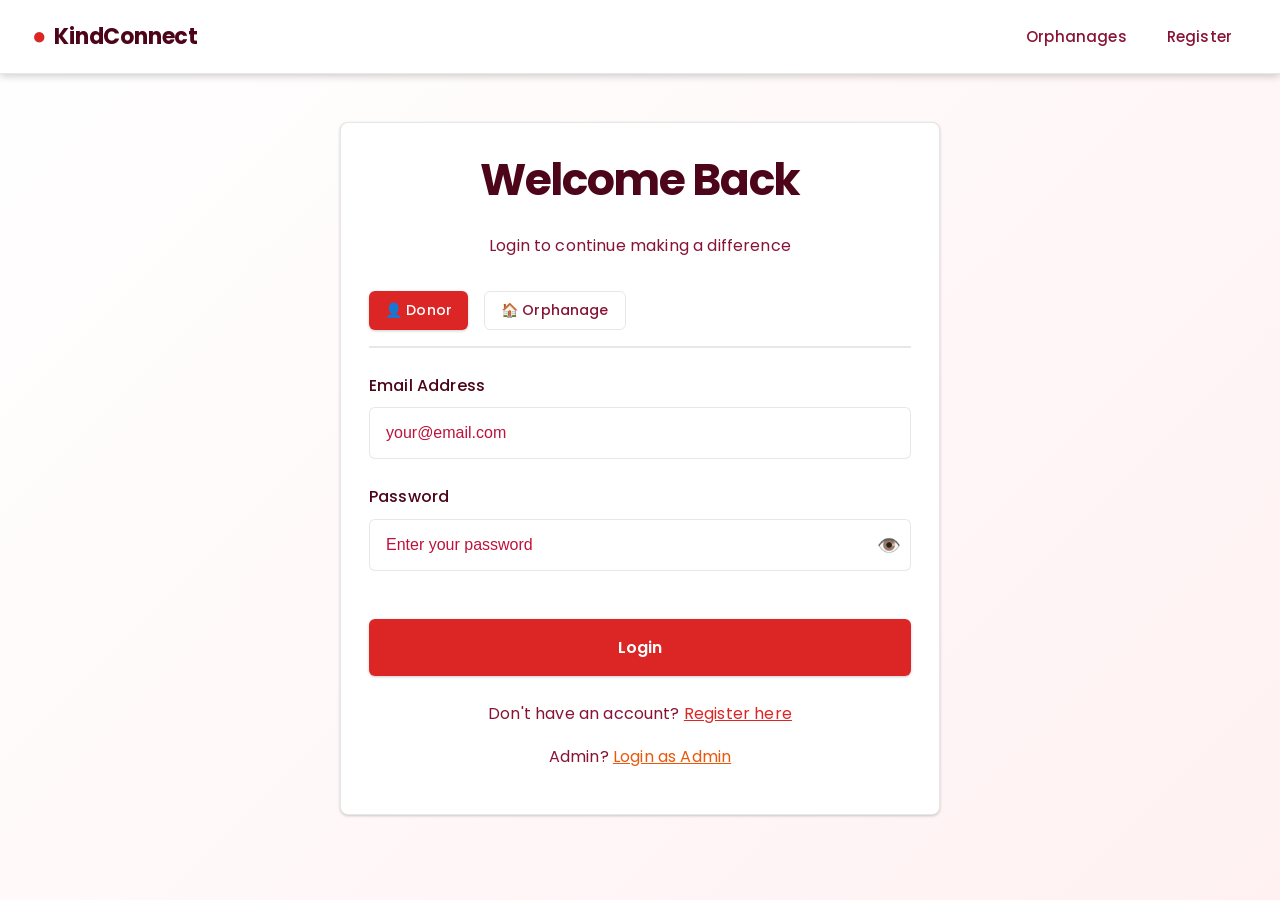
<file: kindconnect_frontend/kindconnect/index.html>
<!DOCTYPE html>
<html lang="en">
<head>
  <meta charset="UTF-8">
  <meta name="viewport" content="width=device-width, initial-scale=1.0">
  <title>Login - KindConnect</title>
  <link rel="stylesheet" href="css/style.css">
</head>
<body>
  <nav class="navbar">
    <a href="home.html" class="navbar-brand">KindConnect</a>
    <ul class="navbar-nav">
      <li><a href="orphanages.html" class="nav-link">Orphanages</a></li>
      <li><a href="register.html" class="nav-link">Register</a></li>
    </ul>
  </nav>

  <div class="container-sm section">
    <div class="card">
      <h1 class="text-center mb-3">Welcome Back</h1>
      <p class="text-center mb-4" style="color:var(--text-secondary);">Login to continue making a difference</p>

      <!-- Role Tabs -->
      <div class="d-flex gap-2 mb-3" style="border-bottom:2px solid var(--glass-border);padding-bottom:1rem;">
        <button class="btn btn-primary btn-sm" id="tabUser" onclick="setRole('user')">👤 Donor</button>
        <button class="btn btn-outline btn-sm" id="tabOrphanage" onclick="setRole('orphanage')">🏠 Orphanage</button>
      </div>

      <form onsubmit="handleLogin(event)">
        <div class="form-group">
          <label class="form-label">Email Address</label>
          <input type="email" id="email" class="form-control" placeholder="your@email.com" required>
        </div>
        <div class="form-group">
          <label class="form-label">Password</label>
          <div style="position:relative;">
            <input type="password" id="password" class="form-control" placeholder="Enter your password" required style="padding-right:40px;">
            <button type="button" onclick="togglePasswordVisibility('password',this)"
              style="position:absolute;right:10px;top:50%;transform:translateY(-50%);background:none;border:none;cursor:pointer;color:var(--text-muted);font-size:1.2rem;padding:0;">👁️</button>
          </div>
        </div>
        <button type="submit" class="btn btn-primary btn-block btn-lg mt-3" id="loginBtn">Login</button>
      </form>

      <p class="text-center mt-3" style="color:var(--text-secondary);">
        Don't have an account? <a href="register.html" style="color:var(--primary);">Register here</a>
      </p>
      <p class="text-center mt-2" style="color:var(--text-secondary);">
        Admin? <a href="admin/admin-login.html" style="color:var(--secondary);">Login as Admin</a>
      </p>
    </div>
  </div>

  <script src="js/api.js"></script>
  <script>
    let selectedRole = 'user';

    // Redirect if already logged in
    if (isLoggedIn()) {
      const role = getRole();
      if (role === 'admin')      window.location.href = 'admin/admin-dashboard.html';
      else if (role === 'orphanage') window.location.href = 'orphanage-dashboard.html';
      else                           window.location.href = 'user-dashboard.html';
    }

    function setRole(role) {
      selectedRole = role;
      document.getElementById('tabUser').className      = role === 'user'      ? 'btn btn-primary btn-sm' : 'btn btn-outline btn-sm';
      document.getElementById('tabOrphanage').className = role === 'orphanage' ? 'btn btn-primary btn-sm' : 'btn btn-outline btn-sm';
    }

    async function handleLogin(e) {
      e.preventDefault();
      const btn = document.getElementById('loginBtn');
      btn.textContent = 'Logging in...'; btn.disabled = true;
      try {
        const email    = document.getElementById('email').value.trim();
        const password = document.getElementById('password').value;
        const res      = await apiLogin(email, password, selectedRole);

        saveSession(res.access_token, res.role, {});
        // Fetch full profile
        const profile = await apiGetMyProfile();
        saveSession(res.access_token, res.role, profile || { email });

        showAlert('Login successful! Redirecting...', 'success');
        setTimeout(() => {
          if (res.role === 'orphanage') window.location.href = 'orphanage-dashboard.html';
          else                          window.location.href = 'user-dashboard.html';
        }, 800);
      } catch(err) {
        showAlert('Error: ' + err.message, 'danger');
      } finally {
        btn.textContent = 'Login'; btn.disabled = false;
      }
    }
  </script>
</body>
</html>
</file>
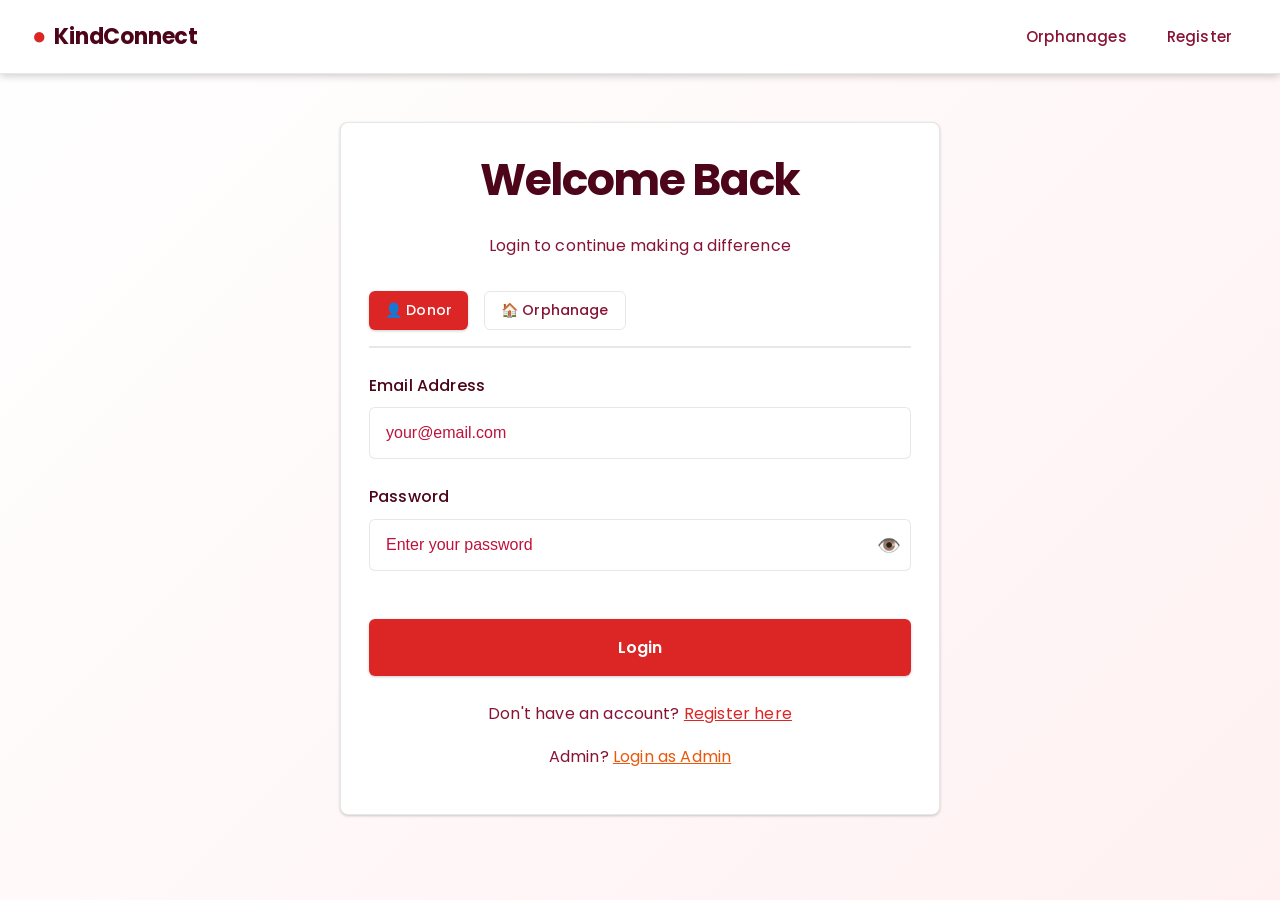
<file: kindconnect_frontend/kindconnect/appointment.html>
<!DOCTYPE html>
<html lang="en">
<head>
  <meta charset="UTF-8">
  <meta name="viewport" content="width=device-width, initial-scale=1.0">
  <title>Book Appointment - KindConnect</title>
  <link rel="stylesheet" href="css/style.css">
</head>
<body>
  <nav class="navbar">
    <a href="home.html" class="navbar-brand">KindConnect</a>
    <ul class="navbar-nav">
      <li><a href="orphanages.html" class="nav-link">Orphanages</a></li>
      <li><a href="user-dashboard.html" class="nav-link">Dashboard</a></li>
      <li><a href="#" class="nav-link" onclick="logout()">Logout</a></li>
    </ul>
  </nav>

  <div class="container-sm section">
    <div class="card">
      <h1 class="text-center mb-3">📅 Book an Appointment</h1>
      <p class="text-center mb-4" style="color:var(--text-secondary);">
        Schedule a visit to an orphanage and make a personal impact
      </p>

      <div id="alertArea"></div>

      <form onsubmit="handleAppointment(event)">
        <div class="form-group">
          <label class="form-label">Select Orphanage *</label>
          <select id="orphanageId" class="form-control" required>
            <option value="">-- Select an Orphanage --</option>
          </select>
        </div>

        <div class="form-group">
          <label class="form-label">Preferred Date *</label>
          <input type="date" id="apptDate" class="form-control" required>
        </div>

        <div class="form-group">
          <label class="form-label">Preferred Time *</label>
          <input type="time" id="apptTime" class="form-control" required>
        </div>

        <div class="form-group">
          <label class="form-label">Purpose of Visit *</label>
          <textarea id="purpose" class="form-control"
            placeholder="Tell us why you'd like to visit — e.g. donate items, spend time with children, volunteer..."
            required minlength="5"></textarea>
        </div>

        <div class="form-group">
          <label class="form-label">Additional Notes</label>
          <textarea id="notes" class="form-control"
            placeholder="Any special requirements or information..."></textarea>
        </div>

        <button type="submit" class="btn btn-primary btn-block btn-lg mt-3" id="apptBtn">
          📅 Book Appointment
        </button>
      </form>

      <p class="text-center mt-3">
        <a href="orphanages.html" style="color:var(--primary);">← Back to Orphanages</a>
      </p>
    </div>
  </div>

  <script src="js/api.js"></script>
  <script>
    if (!requireAuth('index.html')) {}

    // Set min date to today
    document.getElementById('apptDate').min = new Date().toISOString().split('T')[0];

    const params = new URLSearchParams(window.location.search);

    async function init() {
      try {
        const data = await apiListOrphanages();
        const sel  = document.getElementById('orphanageId');
        (data.orphanages || []).forEach(o => {
          const opt = document.createElement('option');
          opt.value = o.id;
          opt.textContent = o.name;
          sel.appendChild(opt);
        });
        if (params.get('orphanage_id')) sel.value = params.get('orphanage_id');
      } catch(e) {}
    }

    function showAlert(msg, type) {
      document.getElementById('alertArea').innerHTML =
        `<div class="alert alert-${type}">${msg}</div>`;
      setTimeout(() => document.getElementById('alertArea').innerHTML = '', 5000);
    }

    async function handleAppointment(e) {
      e.preventDefault();
      if (!document.getElementById('orphanageId').value) {
        showAlert('Please select an orphanage.', 'danger'); return;
      }
      const btn = document.getElementById('apptBtn');
      btn.textContent = 'Booking...'; btn.disabled = true;
      try {
        await apiBookAppointment({
          orphanage_id:     document.getElementById('orphanageId').value,
          appointment_date: document.getElementById('apptDate').value,
          appointment_time: document.getElementById('apptTime').value,
          purpose:          document.getElementById('purpose').value.trim(),
          notes:            document.getElementById('notes').value.trim() || null,
        });
        showAlert('✅ Appointment booked! Check your email for confirmation.', 'success');
        setTimeout(() => window.location.href = 'user-dashboard.html', 1800);
      } catch(err) {
        showAlert('Error: ' + err.message, 'danger');
      } finally {
        btn.textContent = '📅 Book Appointment'; btn.disabled = false;
      }
    }

    init();
  </script>
</body>
</html>
</file>
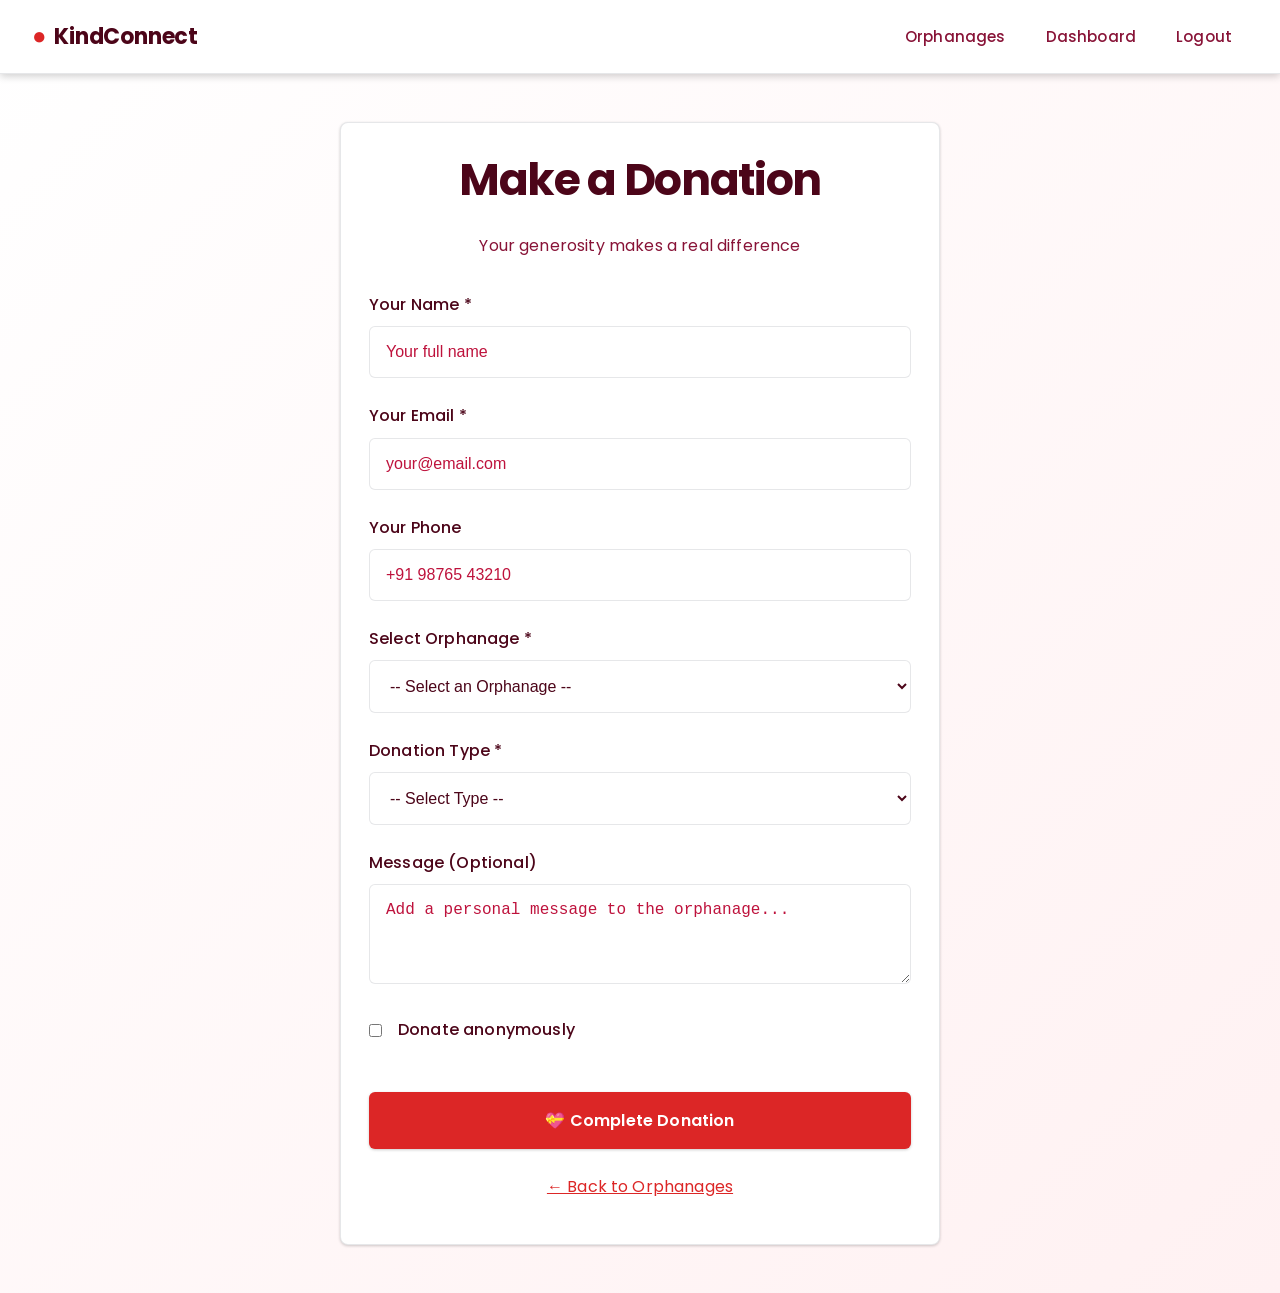
<file: kindconnect_frontend/kindconnect/donate.html>
<!DOCTYPE html>
<html lang="en">
<head>
  <meta charset="UTF-8">
  <meta name="viewport" content="width=device-width, initial-scale=1.0">
  <title>Make a Donation - KindConnect</title>
  <link rel="stylesheet" href="css/style.css">
</head>
<body>
  <nav class="navbar">
    <a href="home.html" class="navbar-brand">KindConnect</a>
    <ul class="navbar-nav">
      <li><a href="orphanages.html" class="nav-link">Orphanages</a></li>
      <li><a href="user-dashboard.html" class="nav-link">Dashboard</a></li>
      <li><a href="#" class="nav-link" onclick="logout()">Logout</a></li>
    </ul>
  </nav>

  <div class="container-sm section">
    <div class="card">
      <h1 class="text-center mb-3">Make a Donation</h1>
      <p class="text-center mb-4" style="color:var(--text-secondary);">Your generosity makes a real difference</p>

      <div id="alertArea"></div>

      <form id="donationForm" onsubmit="handleDonation(event)">

        <!-- Donor Info -->
        <div class="form-group">
          <label class="form-label">Your Name *</label>
          <input type="text" id="donorName" class="form-control" placeholder="Your full name" required>
        </div>
        <div class="form-group">
          <label class="form-label">Your Email *</label>
          <input type="email" id="donorEmail" class="form-control" placeholder="your@email.com" required>
        </div>
        <div class="form-group">
          <label class="form-label">Your Phone</label>
          <input type="tel" id="donorPhone" class="form-control" placeholder="+91 98765 43210">
        </div>

        <!-- Orphanage -->
        <div class="form-group">
          <label class="form-label">Select Orphanage *</label>
          <select id="orphanageId" class="form-control" required>
            <option value="">-- Select an Orphanage --</option>
          </select>
        </div>

        <!-- Donation Type -->
        <div class="form-group">
          <label class="form-label">Donation Type *</label>
          <select id="donationType" class="form-control" onchange="toggleDonationType()" required>
            <option value="">-- Select Type --</option>
            <option value="money">💰 Money</option>
            <option value="items">📦 Items (Clothes, Food, Books, etc.)</option>
          </select>
        </div>

        <!-- Money Fields -->
        <div id="moneyGroup" style="display:none;">
          <div class="form-group">
            <label class="form-label">Amount (₹) *</label>
            <input type="number" id="amount" class="form-control" placeholder="Enter amount in rupees" min="1" step="1">
          </div>
          <div class="form-group">
            <label class="form-label">Payment Method</label>
            <select id="paymentMethod" class="form-control">
              <option value="upi">UPI</option>
              <option value="bank_transfer">Bank Transfer</option>
              <option value="cash">Cash</option>
              <option value="card">Card</option>
              <option value="other">Other</option>
            </select>
          </div>
        </div>

        <!-- Item Fields -->
        <div id="itemsGroup" style="display:none;">
          <div class="form-group">
            <label class="form-label">Items to Donate *</label>
            <div id="tagsContainer" onclick="document.getElementById('tagInput').focus()"
              style="min-height:52px;padding:8px 12px;border:1px solid var(--glass-border);border-radius:var(--radius-sm);background:var(--glass-bg);cursor:text;display:flex;flex-wrap:wrap;gap:6px;align-items:center;">
              <input type="text" id="tagInput"
                placeholder="Type item and press Enter (e.g. clothes, books)"
                style="border:none;outline:none;background:transparent;font-family:inherit;font-size:0.95rem;color:var(--text-primary);min-width:160px;flex:1;"
                onkeydown="handleTagInput(event)">
            </div>
            <small style="color:var(--text-muted);">Press Enter or comma after each item</small>
          </div>
          <div class="form-group">
            <label class="form-label">Quantity Description</label>
            <input type="text" id="quantityDesc" class="form-control" placeholder="e.g. 2 bags of clothes, 10 books">
          </div>
          <div class="form-group">
            <label class="form-label">Condition</label>
            <select id="condition" class="form-control">
              <option value="new">New</option>
              <option value="good">Good</option>
              <option value="used">Used</option>
            </select>
          </div>
          <div class="form-group">
            <label class="form-label">Pickup Required?</label>
            <select id="pickupRequired" class="form-control" onchange="togglePickup()">
              <option value="false">No — I will drop off</option>
              <option value="true">Yes — Need pickup from my address</option>
            </select>
          </div>
          <div class="form-group" id="pickupAddressGroup" style="display:none;">
            <label class="form-label">Pickup Address</label>
            <input type="text" id="pickupAddress" class="form-control" placeholder="Your full address for pickup">
          </div>
        </div>

        <div class="form-group">
          <label class="form-label">Message (Optional)</label>
          <textarea id="message" class="form-control" placeholder="Add a personal message to the orphanage..."></textarea>
        </div>

        <div class="form-group d-flex align-center gap-2">
          <input type="checkbox" id="anonymous" style="width:auto;cursor:pointer;">
          <label for="anonymous" class="form-label" style="margin:0;cursor:pointer;">Donate anonymously</label>
        </div>

        <button type="submit" class="btn btn-primary btn-block btn-lg mt-3" id="donateBtn">
          💝 Complete Donation
        </button>
      </form>

      <p class="text-center mt-3">
        <a href="orphanages.html" style="color:var(--primary);">← Back to Orphanages</a>
      </p>
    </div>
  </div>

  <script src="js/api.js"></script>
  <script>
    let donationItems = [];
    const params = new URLSearchParams(window.location.search);

    async function init() {
      try {
        const data = await apiListOrphanages();
        const sel = document.getElementById('orphanageId');
        (data.orphanages || []).forEach(o => {
          const opt = document.createElement('option');
          opt.value = o.id;
          opt.textContent = o.name;
          sel.appendChild(opt);
        });
        const pid = params.get('orphanage_id');
        if (pid) sel.value = pid;
      } catch(e) {}

      // Pre-fill logged-in user info
      const user = getUser();
      if (user) {
        document.getElementById('donorName').value  = user.full_name || user.name  || '';
        document.getElementById('donorEmail').value = user.email                   || '';
        document.getElementById('donorPhone').value = user.phone                   || '';
      }

      const urlType = params.get('type');
      if (urlType) {
        document.getElementById('donationType').value = urlType;
        toggleDonationType();
      }
    }

    function toggleDonationType() {
      const type = document.getElementById('donationType').value;
      document.getElementById('moneyGroup').style.display = type === 'money' ? 'block' : 'none';
      document.getElementById('itemsGroup').style.display = type === 'items' ? 'block' : 'none';
    }

    function togglePickup() {
      const needed = document.getElementById('pickupRequired').value === 'true';
      document.getElementById('pickupAddressGroup').style.display = needed ? 'block' : 'none';
    }

    function handleTagInput(e) {
      if (e.key === 'Enter' || e.key === ',') {
        e.preventDefault();
        const val = e.target.value.replace(',', '').trim();
        if (val && !donationItems.includes(val.toLowerCase())) {
          donationItems.push(val.toLowerCase());
          renderTags();
        }
        e.target.value = '';
      } else if (e.key === 'Backspace' && !e.target.value && donationItems.length) {
        donationItems.pop();
        renderTags();
      }
    }

    function removeTag(i) {
      donationItems.splice(i, 1);
      renderTags();
    }

    function renderTags() {
      const container = document.getElementById('tagsContainer');
      const input     = document.getElementById('tagInput');
      container.innerHTML = '';
      donationItems.forEach((item, i) => {
        const span = document.createElement('span');
        span.innerHTML = `${item} <button onclick="removeTag(${i})" type="button"
          style="background:none;border:none;cursor:pointer;color:var(--primary);font-size:1rem;padding:0;margin-left:2px;">×</button>`;
        span.style.cssText = 'background:rgba(220,38,38,0.1);color:var(--primary);padding:3px 10px;border-radius:999px;font-size:0.82rem;font-weight:600;display:inline-flex;align-items:center;gap:4px;';
        container.appendChild(span);
      });
      container.appendChild(input);
    }

    function showLocalAlert(msg, type) {
      const area = document.getElementById('alertArea');
      area.innerHTML = `<div class="alert alert-${type}">${msg}</div>`;
      setTimeout(() => area.innerHTML = '', 5000);
    }

    async function handleDonation(e) {
      e.preventDefault();

      const type = document.getElementById('donationType').value;
      if (!type) { showLocalAlert('Please select a donation type.', 'danger'); return; }

      if (!document.getElementById('orphanageId').value) {
        showLocalAlert('Please select an orphanage.', 'danger'); return;
      }

      if (type === 'money') {
        const amt = parseFloat(document.getElementById('amount').value);
        if (isNaN(amt) || amt <= 0) {
          showLocalAlert('Please enter a valid amount greater than 0.', 'danger'); return;
        }
      }

      if (type === 'items' && donationItems.length === 0) {
        showLocalAlert('Please add at least one item by typing and pressing Enter.', 'danger'); return;
      }

      const btn = document.getElementById('donateBtn');
      btn.textContent = 'Submitting...';
      btn.disabled    = true;

      // Build clean payload — always include both keys, set unused one to null
      const payload = {
        donor_name:    document.getElementById('donorName').value.trim(),
        donor_email:   document.getElementById('donorEmail').value.trim(),
        donor_phone:   document.getElementById('donorPhone').value.trim() || null,
        orphanage_id:  document.getElementById('orphanageId').value,
        donation_type: type,
        message:       document.getElementById('message').value.trim() || null,
        anonymous:     document.getElementById('anonymous').checked,
        money_details: null,
        item_details:  null,
      };

      if (type === 'money') {
        payload.money_details = {
          amount:         parseFloat(document.getElementById('amount').value),
          payment_method: document.getElementById('paymentMethod').value,
        };
      } else {
        const pickup = document.getElementById('pickupRequired').value === 'true';
        payload.item_details = {
          items:                [...donationItems],
          quantity_description: document.getElementById('quantityDesc').value.trim() || null,
          condition:            document.getElementById('condition').value,
          pickup_required:      pickup,
          pickup_address:       pickup
            ? (document.getElementById('pickupAddress').value.trim() || null)
            : null,
        };
      }

      try {
        await apiSubmitDonation(payload);
        showLocalAlert('🎉 Donation submitted! Check your email for a thank-you message.', 'success');
        document.getElementById('donationForm').reset();
        donationItems = [];
        renderTags();
        document.getElementById('moneyGroup').style.display = 'none';
        document.getElementById('itemsGroup').style.display = 'none';
        if (isLoggedIn()) {
          setTimeout(() => window.location.href = 'user-dashboard.html', 2000);
        }
      } catch(err) {
        showLocalAlert('Error: ' + err.message, 'danger');
      } finally {
        btn.textContent = '💝 Complete Donation';
        btn.disabled    = false;
      }
    }

    init();
  </script>
</body>
</html>
</file>
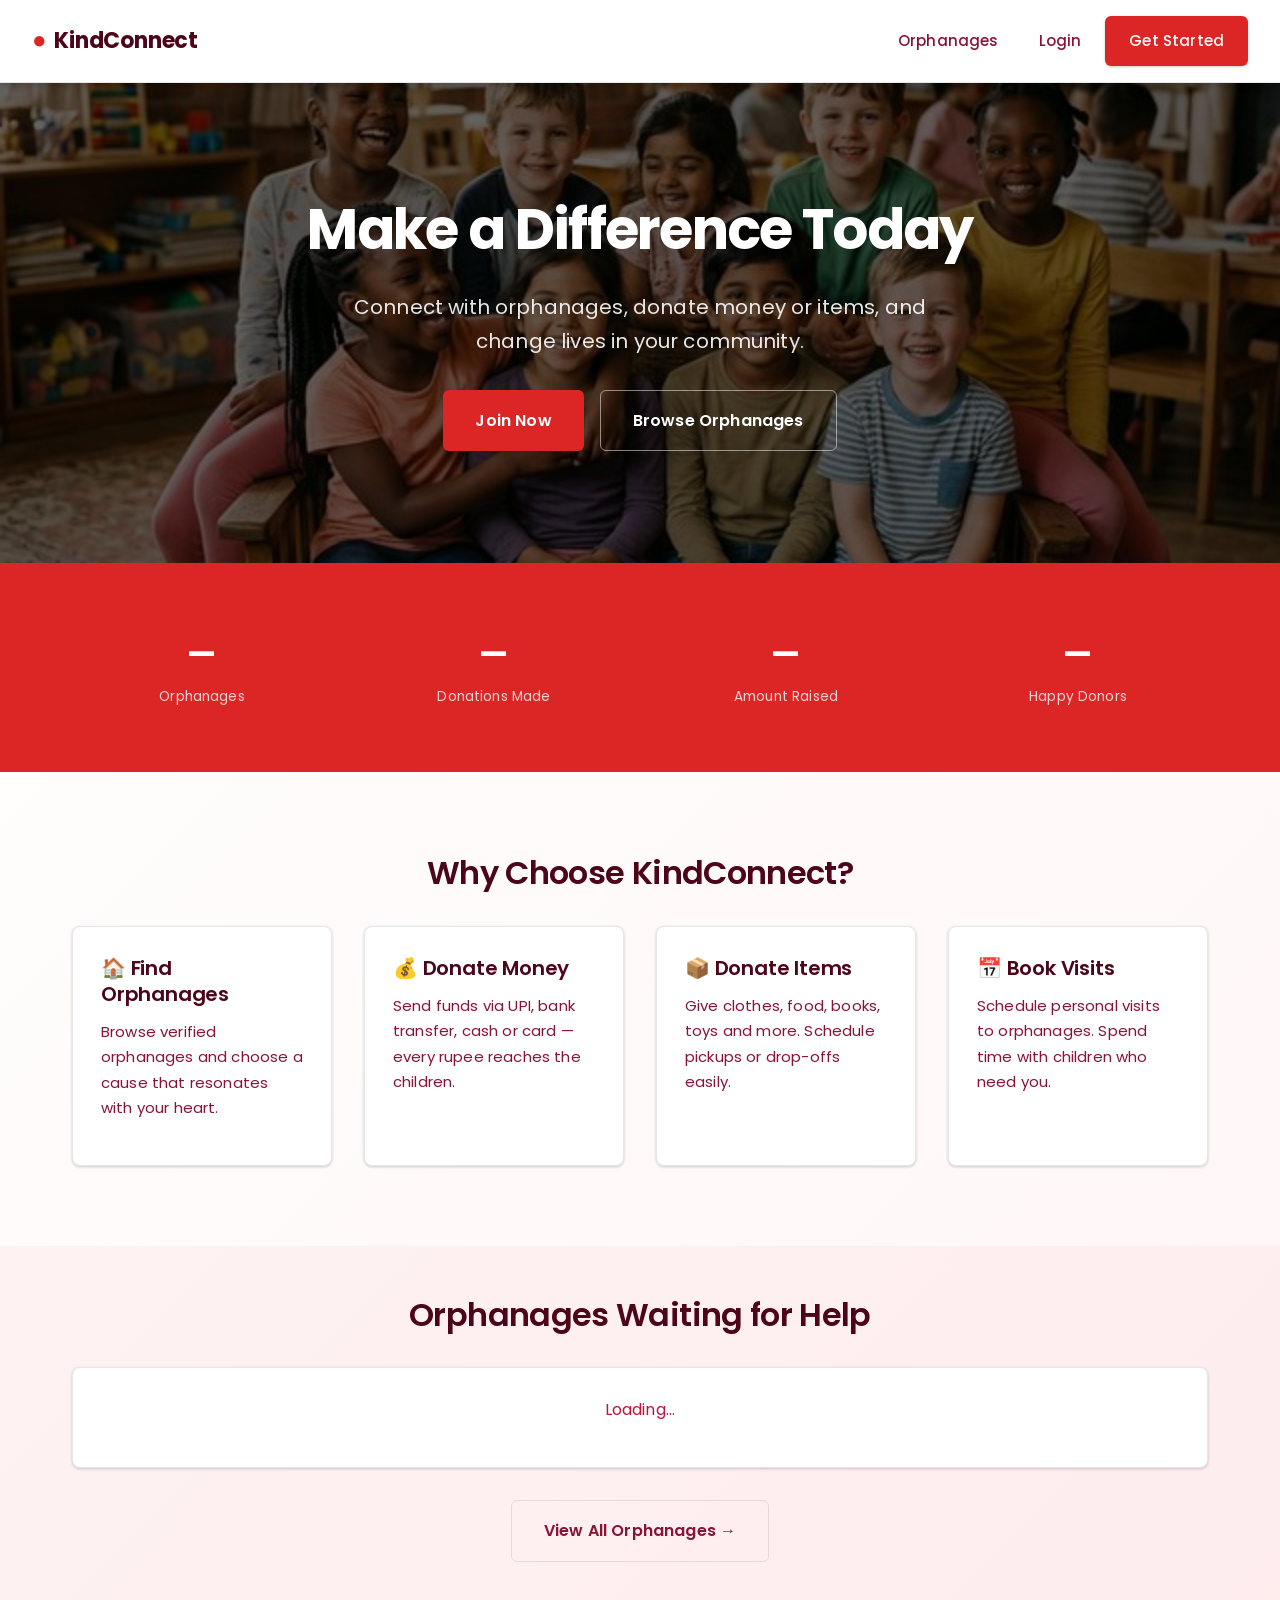
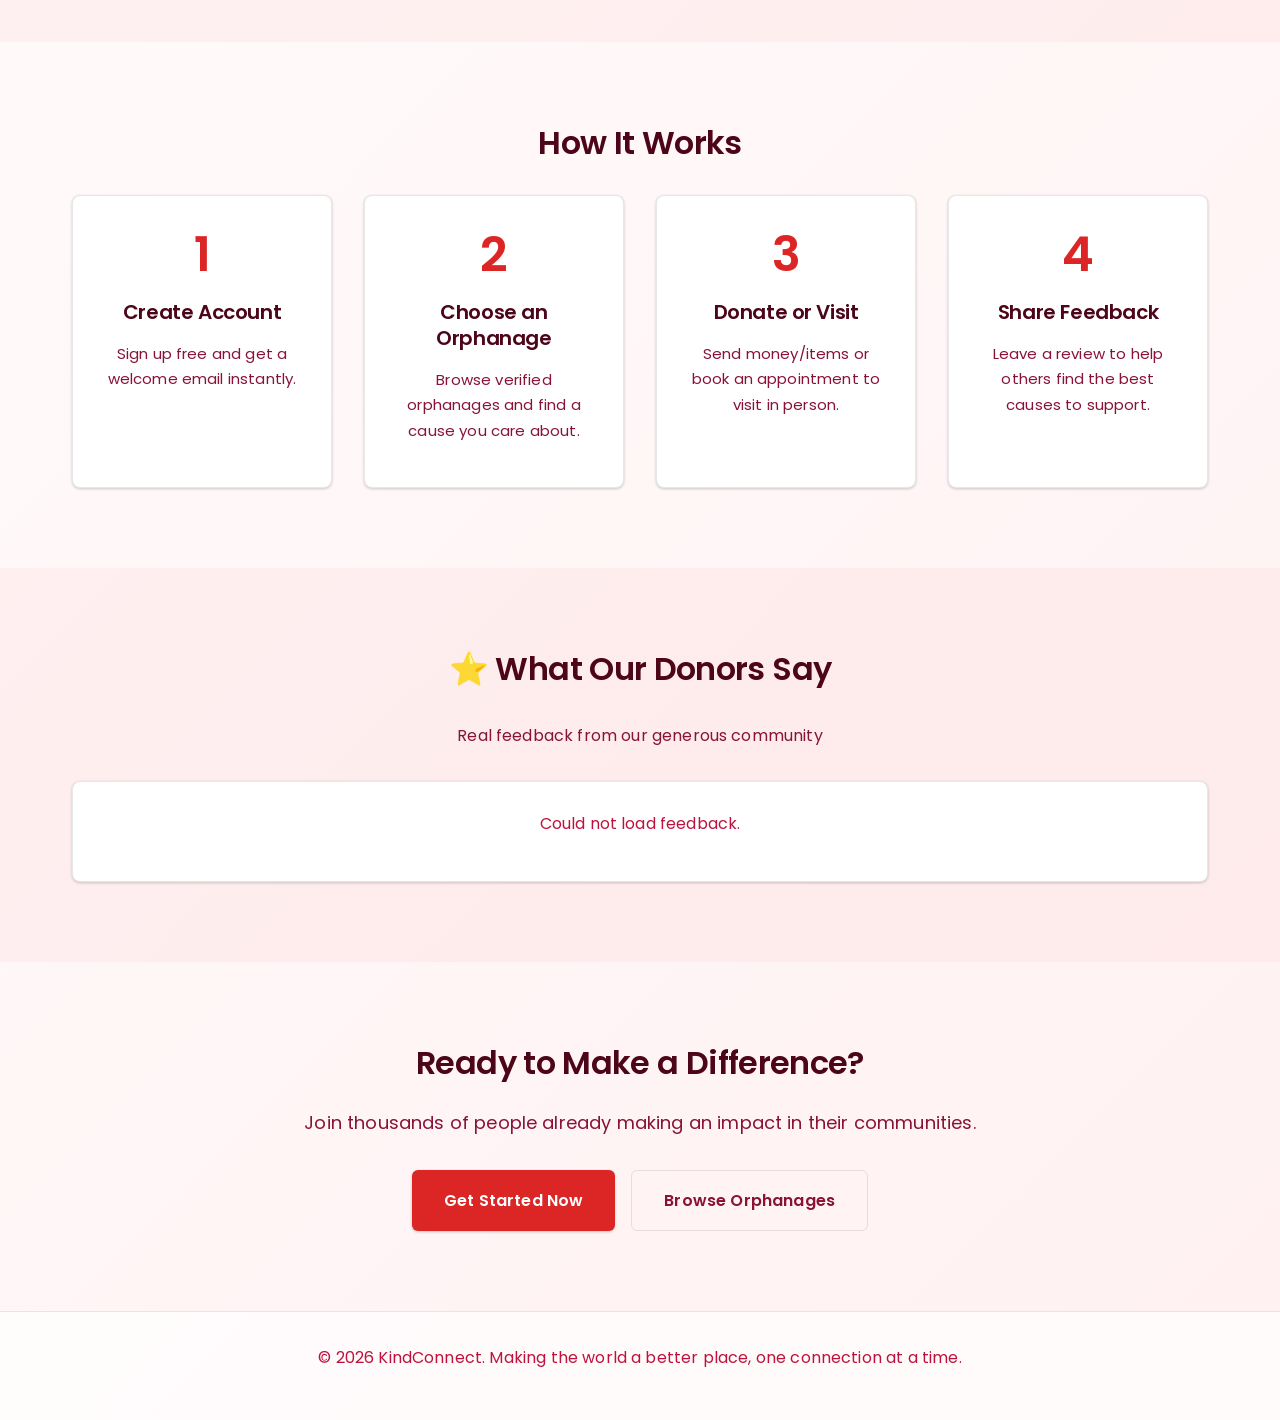
<file: kindconnect_frontend/kindconnect/home.html>
<!DOCTYPE html>
<html lang="en">
<head>
  <meta charset="UTF-8">
  <meta name="viewport" content="width=device-width, initial-scale=1.0">
  <title>KindConnect - Making a Difference Together</title>
  <link rel="stylesheet" href="css/style.css">
  <style>
    .feedback-card {
      background:var(--bg-card);border:1px solid var(--glass-border);border-radius:var(--radius-md);
      padding:1.5rem;transition:all .25s;
    }
    .feedback-card:hover { transform:translateY(-2px);box-shadow:var(--shadow-md); }
    .stars { color:#f59e0b;font-size:1.1rem;letter-spacing:2px;margin-bottom:0.5rem; }
    .feedback-author { font-weight:600;color:var(--text-primary);margin-bottom:0.25rem; }
    .feedback-org { font-size:0.82rem;color:var(--text-muted);margin-bottom:0.75rem; }
    .feedback-comment { color:var(--text-secondary);font-size:0.9rem;line-height:1.6;font-style:italic; }
  </style>
</head>
<body>

  <nav class="navbar">
    <a href="home.html" class="navbar-brand">KindConnect</a>
    <ul class="navbar-nav" id="navMenu">
      <li><a href="orphanages.html" class="nav-link">Orphanages</a></li>
      <li><a href="index.html" class="nav-link">Login</a></li>
      <li><a href="register.html" class="nav-link btn btn-primary">Get Started</a></li>
    </ul>
  </nav>

  <!-- Hero Slider -->
  <section class="hero" id="heroSlider"
    style="background-image:url('img/children.png');background-size:cover;background-position:center;position:relative;transition:background-image 0.8s ease-in-out;color:white;min-height:480px;display:flex;align-items:center;">
    <div style="position:absolute;top:0;left:0;right:0;bottom:0;background:rgba(0,0,0,0.6);z-index:0;"></div>
    <div class="container" style="position:relative;z-index:1;">
      <h1 class="hero-title" style="color:white;" id="heroTitle">Make a Difference Today</h1>
      <p class="hero-subtitle" style="color:rgba(255,255,255,0.9);" id="heroSubtitle">
        Connect with orphanages, donate money or items, and change lives in your community.
      </p>
      <div class="hero-cta">
        <a href="register.html" class="btn btn-primary btn-lg">Join Now</a>
        <a href="orphanages.html" class="btn btn-outline btn-lg" style="color:white;border-color:rgba(255,255,255,0.5);">Browse Orphanages</a>
      </div>
    </div>
  </section>

  <!-- Stats Strip -->
  <section style="background:var(--primary);padding:2rem 0;">
    <div class="container">
      <div class="grid grid-4">
        <div style="text-align:center;color:white;">
          <div style="font-size:2rem;font-weight:700;" id="statOrphanages">—</div>
          <div style="font-size:0.85rem;opacity:0.8;margin-top:4px;">Orphanages</div>
        </div>
        <div style="text-align:center;color:white;">
          <div style="font-size:2rem;font-weight:700;" id="statDonations">—</div>
          <div style="font-size:0.85rem;opacity:0.8;margin-top:4px;">Donations Made</div>
        </div>
        <div style="text-align:center;color:white;">
          <div style="font-size:2rem;font-weight:700;" id="statAmount">—</div>
          <div style="font-size:0.85rem;opacity:0.8;margin-top:4px;">Amount Raised</div>
        </div>
        <div style="text-align:center;color:white;">
          <div style="font-size:2rem;font-weight:700;" id="statFeedback">—</div>
          <div style="font-size:0.85rem;opacity:0.8;margin-top:4px;">Happy Donors</div>
        </div>
      </div>
    </div>
  </section>

  <!-- Features -->
  <section class="section">
    <div class="container">
      <h2 class="text-center mb-4">Why Choose KindConnect?</h2>
      <div class="grid grid-4">
        <div class="card">
          <h3 class="card-title">🏠 Find Orphanages</h3>
          <p class="card-text">Browse verified orphanages and choose a cause that resonates with your heart.</p>
        </div>
        <div class="card">
          <h3 class="card-title">💰 Donate Money</h3>
          <p class="card-text">Send funds via UPI, bank transfer, cash or card — every rupee reaches the children.</p>
        </div>
        <div class="card">
          <h3 class="card-title">📦 Donate Items</h3>
          <p class="card-text">Give clothes, food, books, toys and more. Schedule pickups or drop-offs easily.</p>
        </div>
        <div class="card">
          <h3 class="card-title">📅 Book Visits</h3>
          <p class="card-text">Schedule personal visits to orphanages. Spend time with children who need you.</p>
        </div>
      </div>
    </div>
  </section>

  <!-- Featured Orphanages -->
  <section class="section" style="background:rgba(220,38,38,0.04);padding-top:1rem;">
    <div class="container">
      <h2 class="text-center mb-4">Orphanages Waiting for Help</h2>
      <div class="grid grid-3" id="featuredOrphanages">
        <div class="card text-center"><p style="color:var(--text-muted);">Loading...</p></div>
      </div>
      <div class="text-center mt-4">
        <a href="orphanages.html" class="btn btn-outline btn-lg">View All Orphanages →</a>
      </div>
    </div>
  </section>

  <!-- How It Works -->
  <section class="section">
    <div class="container">
      <h2 class="text-center mb-4">How It Works</h2>
      <div class="grid grid-4">
        <div class="card text-center">
          <h3 class="card-title" style="font-size:3rem;color:var(--primary);">1</h3>
          <h4>Create Account</h4>
          <p class="card-text">Sign up free and get a welcome email instantly.</p>
        </div>
        <div class="card text-center">
          <h3 class="card-title" style="font-size:3rem;color:var(--primary);">2</h3>
          <h4>Choose an Orphanage</h4>
          <p class="card-text">Browse verified orphanages and find a cause you care about.</p>
        </div>
        <div class="card text-center">
          <h3 class="card-title" style="font-size:3rem;color:var(--primary);">3</h3>
          <h4>Donate or Visit</h4>
          <p class="card-text">Send money/items or book an appointment to visit in person.</p>
        </div>
        <div class="card text-center">
          <h3 class="card-title" style="font-size:3rem;color:var(--primary);">4</h3>
          <h4>Share Feedback</h4>
          <p class="card-text">Leave a review to help others find the best causes to support.</p>
        </div>
      </div>
    </div>
  </section>

  <!-- Community Feedback -->
  <section class="section" style="background:rgba(220,38,38,0.04);">
    <div class="container">
      <h2 class="text-center mb-4">⭐ What Our Donors Say</h2>
      <p class="text-center mb-4" style="color:var(--text-secondary);">Real feedback from our generous community</p>
      <div class="grid grid-3" id="feedbackContainer">
        <div class="card text-center"><p style="color:var(--text-muted);">Loading feedback...</p></div>
      </div>
    </div>
  </section>

  <!-- CTA -->
  <section class="section">
    <div class="container text-center">
      <h2 class="mb-3">Ready to Make a Difference?</h2>
      <p class="mb-4" style="font-size:1.125rem;color:var(--text-secondary);">
        Join thousands of people already making an impact in their communities.
      </p>
      <div class="d-flex gap-2 justify-center" style="flex-wrap:wrap;">
        <a href="register.html" class="btn btn-primary btn-lg">Get Started Now</a>
        <a href="orphanages.html" class="btn btn-outline btn-lg">Browse Orphanages</a>
      </div>
    </div>
  </section>

  <!-- Footer -->
  <footer style="background:var(--glass-bg);padding:2rem;text-align:center;border-top:1px solid var(--glass-border);">
    <p style="color:var(--text-muted);">© 2026 KindConnect. Making the world a better place, one connection at a time.</p>
  </footer>

  <script src="js/api.js"></script>
  <script>
    // Hero slider
    const slides = [
      { img:'img/children.png', title:'Make a Difference Today',  sub:'Connect with orphanages, donate money or items, and change children\'s lives.' },
      { img:'img/elderly.png',  title:'Care for Those in Need',    sub:'Support care homes and bring warmth to those who need it most.' },
      { img:'img/foodbank.png', title:'Fight Hunger Together',     sub:'Help provide food, clothing and essentials to children in need.' },
    ];
    let slideIdx = 0;
    setInterval(() => {
      slideIdx = (slideIdx + 1) % slides.length;
      const s = slides[slideIdx];
      document.getElementById('heroSlider').style.backgroundImage = `url('${s.img}')`;
      document.getElementById('heroTitle').textContent    = s.title;
      document.getElementById('heroSubtitle').textContent = s.sub;
    }, 4000);

    // Nav update
    if (isLoggedIn() && getUser()) {
      const role = getRole();
      const dash = role==='admin' ? 'admin/admin-dashboard.html' : role==='orphanage' ? 'orphanage-dashboard.html' : 'user-dashboard.html';
      const name = getUser().full_name || getUser().name || 'User';
      document.getElementById('navMenu').innerHTML = `
        <li><a href="orphanages.html" class="nav-link">Orphanages</a></li>
        <li><a href="donate.html" class="nav-link">Donate</a></li>
        <li><a href="appointment.html" class="nav-link">Book Visit</a></li>
        <li><a href="${dash}" class="nav-link">Dashboard</a></li>
        <li><span class="nav-link" style="color:var(--text-muted);font-size:0.85rem;">Hi, ${name}</span></li>
        <li><a href="#" class="nav-link" onclick="logout()">Logout</a></li>`;
    }

    // Stars helper
    function starsHTML(rating) {
      return '★'.repeat(rating) + '☆'.repeat(5 - rating);
    }

    async function loadPage() {
      // Orphanages
      try {
        const orgs = await apiListOrphanages();
        document.getElementById('statOrphanages').textContent = orgs.count || 0;
        const list = (orgs.orphanages || []).slice(0, 3);
        const fc   = document.getElementById('featuredOrphanages');
        if (!list.length) { fc.innerHTML='<p class="text-center" style="color:var(--text-muted);">No orphanages yet.</p>'; }
        else fc.innerHTML = list.map(o => `
          <div class="card">
            <h3 class="card-title">🏠 ${o.name}</h3>
            <p class="card-text" style="margin-bottom:0.5rem;">📍 ${o.address}</p>
            ${o.description ? `<p class="card-text">${o.description.substring(0,80)}...</p>` : ''}
            <div class="d-flex gap-2 mt-3">
              <a href="donate.html?orphanage_id=${o.id}" class="btn btn-primary btn-sm">💝 Donate</a>
              <a href="appointment.html?orphanage_id=${o.id}" class="btn btn-outline btn-sm">📅 Visit</a>
            </div>
          </div>`).join('');
      } catch(e) {}

      // Feedback
      try {
        const fb = await apiPublicFeedback();
        const list = fb.feedback || [];
        document.getElementById('statFeedback').textContent = list.length;
        const el = document.getElementById('feedbackContainer');
        if (!list.length) {
          el.innerHTML = `<div class="card text-center" style="grid-column:1/-1;">
            <p style="font-size:2rem;margin-bottom:0.5rem;">⭐</p>
            <p style="color:var(--text-muted);">No feedback yet. Be the first to share your experience!</p>
          </div>`; return;
        }
        const categoryLabels = { general:'🌟 General', donation:'💝 Donation', appointment:'📅 Appointment', ui:'🎨 Design & UI' };
        el.innerHTML = list.slice(0, 6).map(f => `
          <div class="feedback-card">
            <div class="stars">${starsHTML(f.rating)}</div>
            <div class="feedback-author">${f.donor_name || 'Anonymous'}</div>
            <div class="feedback-org">${categoryLabels[f.category] || '🌟 General'}</div>
            <div class="feedback-comment">"${f.comment}"</div>
            <div style="font-size:0.78rem;color:var(--text-muted);margin-top:0.75rem;">${formatDate(f.created_at)}</div>
          </div>`).join('');
      } catch(e) {
        document.getElementById('feedbackContainer').innerHTML =
          '<div class="card text-center" style="grid-column:1/-1;"><p style="color:var(--text-muted);">Could not load feedback.</p></div>';
      }
    }

    loadPage();
  </script>
</body>
</html>
</file>
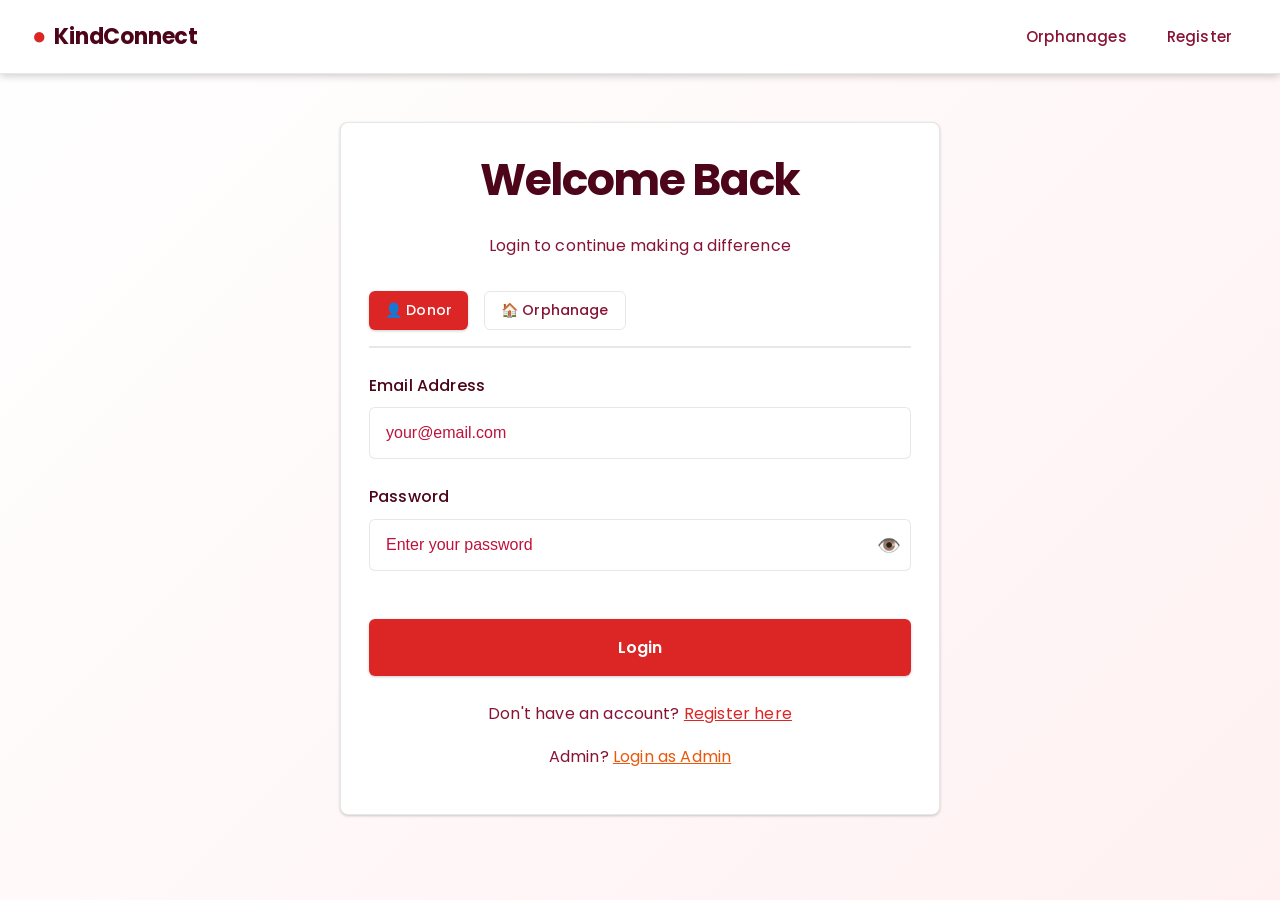
<file: kindconnect_frontend/kindconnect/orphanage-dashboard.html>
<!DOCTYPE html>
<html lang="en">
<head>
  <meta charset="UTF-8">
  <meta name="viewport" content="width=device-width, initial-scale=1.0">
  <title>Orphanage Dashboard - KindConnect</title>
  <link rel="stylesheet" href="css/style.css">
</head>
<body>
  <nav class="navbar">
    <a href="home.html" class="navbar-brand">KindConnect</a>
    <ul class="navbar-nav">
      <li><a href="orphanage-dashboard.html" class="nav-link">Dashboard</a></li>
      <li><a href="#" class="nav-link" onclick="logout()">Logout</a></li>
    </ul>
  </nav>

  <div class="container section">

    <div class="card profile-header theme-orphanage animate-up mb-4">
      <div style="position:relative;z-index:2;">
        <h1 style="margin-bottom:0;color:white;">🏠 <span id="orgName">Orphanage</span></h1>
        <p style="color:rgba(255,255,255,0.8);margin-top:0.5rem;margin-bottom:0;">Manage donations and appointments</p>
      </div>
    </div>

    <!-- Stats -->
    <div class="grid grid-4 mb-4">
      <div class="stat-card animate-up delay-1"><div class="stat-value" id="statDonations">0</div><div class="stat-label">Donations</div></div>
      <div class="stat-card animate-up delay-2"><div class="stat-value" id="statAmount">₹0</div><div class="stat-label">Money Received</div></div>
      <div class="stat-card animate-up delay-3"><div class="stat-value" id="statAppts">0</div><div class="stat-label">Appointments</div></div>
      <div class="stat-card animate-up delay-4"><div class="stat-value" id="statPending">0</div><div class="stat-label">Pending</div></div>
    </div>

    <!-- Tabs -->
    <div class="d-flex gap-2 mb-3 animate-up" style="border-bottom:2px solid var(--glass-border);padding-bottom:1rem;flex-wrap:wrap;">
      <button class="btn btn-primary" id="tabDonations"    onclick="showTab('donations')">💝 Donations</button>
      <button class="btn btn-outline" id="tabAppointments" onclick="showTab('appointments')">📅 Appointments</button>
    </div>

    <!-- Donations -->
    <div id="sectionDonations">
      <div class="d-flex gap-2 mb-3" style="flex-wrap:wrap;">
        <button class="btn btn-primary btn-sm" id="dfilterAll"       onclick="filterDonations('all')">All</button>
        <button class="btn btn-outline btn-sm" id="dfilterPending"   onclick="filterDonations('pending')">⏳ Pending</button>
        <button class="btn btn-outline btn-sm" id="dfilterConfirmed" onclick="filterDonations('confirmed')">✅ Confirmed</button>
        <button class="btn btn-outline btn-sm" id="dfilterMoney"     onclick="filterDonations('money')">💰 Money</button>
        <button class="btn btn-outline btn-sm" id="dfilterItems"     onclick="filterDonations('items')">📦 Items</button>
      </div>
      <div id="donationsContainer"></div>
    </div>

    <!-- Appointments -->
    <div id="sectionAppointments" style="display:none;">
      <div class="d-flex gap-2 mb-3" style="flex-wrap:wrap;">
        <button class="btn btn-primary btn-sm" id="afilterAll"      onclick="filterAppts('all')">All</button>
        <button class="btn btn-outline btn-sm" id="afilterPending"  onclick="filterAppts('pending')">⏳ Pending</button>
        <button class="btn btn-outline btn-sm" id="afilterApproved" onclick="filterAppts('approved')">✅ Approved</button>
        <button class="btn btn-outline btn-sm" id="afilterRejected" onclick="filterAppts('rejected')">❌ Rejected</button>
      </div>
      <div id="appointmentsContainer"></div>
    </div>

  </div>

  <script src="js/api.js"></script>
  <script>
    if (!requireAuth('index.html')) {}
    if (getRole() !== 'orphanage') window.location.href = 'index.html';

    let allDonations = [], allAppts = [];

    async function loadDashboard() {
      const user = getUser();
      if (user) document.getElementById('orgName').textContent = user.name || 'Orphanage';

      // Donations
      try {
        const d = await apiOrphanageDonations();
        allDonations = d.donations || [];
        const totalMoney = allDonations.filter(x=>x.donation_type==='money').reduce((s,x)=>s+(x.money_details?.amount||0),0);
        const pending    = allDonations.filter(x=>x.status==='pending').length;
        document.getElementById('statDonations').textContent = allDonations.length;
        document.getElementById('statAmount').textContent    = formatAmount(totalMoney);
        document.getElementById('statPending').textContent   = pending;
        renderDonations('all');
      } catch(e) {}

      // Appointments
      try {
        const a = await apiOrphanageAppointments();
        allAppts = a.appointments || [];
        document.getElementById('statAppts').textContent = allAppts.length;
        renderAppts('all');
      } catch(e) {}
    }

    // ── Donations ─────────────────────────────────────────────────────────────
    function renderDonations(f) {
      let list = allDonations;
      if (f==='pending')   list = list.filter(d=>d.status==='pending');
      if (f==='confirmed') list = list.filter(d=>d.status==='confirmed');
      if (f==='money')     list = list.filter(d=>d.donation_type==='money');
      if (f==='items')     list = list.filter(d=>d.donation_type==='items');
      const el = document.getElementById('donationsContainer');
      if (!list.length) { el.innerHTML='<div class="card text-center"><p style="color:var(--text-muted);">No donations found.</p></div>'; return; }
      el.innerHTML = `<div class="table-container"><table>
        <thead><tr><th>Donor</th><th>Type</th><th>Detail</th><th>Message</th><th>Status</th><th>Date</th><th>Action</th></tr></thead>
        <tbody>${list.map(d => {
          const detail = d.donation_type==='money'
            ? `${formatAmount(d.money_details?.amount)} via ${(d.money_details?.payment_method||'').replace('_',' ')}`
            : (d.item_details?.items||[]).join(', ');
          const donor = d.anonymous ? '<em style="color:var(--text-muted);">Anonymous</em>' : d.donor_name;
          const statusClass = d.status==='confirmed'?'badge-approved':d.status==='cancelled'?'badge-rejected':'badge-pending';
          const typeBadge = d.donation_type==='money'
            ? `<span class="badge" style="background:rgba(21,101,192,.15);color:#1565C0;border:1px solid #1565C0;">💰</span>`
            : `<span class="badge" style="background:rgba(106,27,154,.15);color:#6A1B9A;border:1px solid #6A1B9A;">📦</span>`;
          return `<tr>
            <td>${donor}<br><small style="color:var(--text-muted);">${d.anonymous?'':d.donor_email}</small></td>
            <td>${typeBadge}</td><td>${detail}</td><td>${d.message||'—'}</td>
            <td><span class="badge ${statusClass}">${d.status}</span></td>
            <td>${formatDate(d.created_at)}</td>
            <td><select class="form-control" style="padding:6px 8px;font-size:0.82rem;"
              onchange="updateDonation('${d.id}',this.value)" ${d.status!=='pending'?'disabled':''}>
              <option value="pending" ${d.status==='pending'?'selected':''}>Pending</option>
              <option value="confirmed" ${d.status==='confirmed'?'selected':''}>Confirm</option>
              <option value="cancelled" ${d.status==='cancelled'?'selected':''}>Cancel</option>
            </select></td>
          </tr>`;
        }).join('')}</tbody></table></div>`;
    }

    async function updateDonation(id, status) {
      try { await apiUpdateDonationStatus(id, status); await loadDashboard(); }
      catch(e) { alert('Failed: '+e.message); }
    }

    function filterDonations(f) {
      ['all','pending','confirmed','money','items'].forEach(k => {
        const btn = document.getElementById('dfilter'+k.charAt(0).toUpperCase()+k.slice(1));
        if (btn) btn.className = k===f ? 'btn btn-primary btn-sm' : 'btn btn-outline btn-sm';
      });
      renderDonations(f);
    }

    // ── Appointments ──────────────────────────────────────────────────────────
    function renderAppts(f) {
      let list = allAppts;
      if (f==='pending')  list = list.filter(a=>a.status==='pending');
      if (f==='approved') list = list.filter(a=>a.status==='approved');
      if (f==='rejected') list = list.filter(a=>a.status==='rejected');
      const el = document.getElementById('appointmentsContainer');
      if (!list.length) { el.innerHTML='<div class="card text-center"><p style="color:var(--text-muted);">No appointments found.</p></div>'; return; }
      el.innerHTML = `<div class="table-container"><table>
        <thead><tr><th>Donor</th><th>Date</th><th>Time</th><th>Purpose</th><th>Notes</th><th>Status</th><th>Action</th></tr></thead>
        <tbody>${list.map(a => {
          const statusClass = a.status==='approved'?'badge-approved':a.status==='rejected'?'badge-rejected':'badge-pending';
          return `<tr>
            <td>${a.user_name}<br><small style="color:var(--text-muted);">${a.user_email}</small></td>
            <td>${a.appointment_date}</td><td>${a.appointment_time}</td>
            <td>${a.purpose}</td><td>${a.notes||'—'}</td>
            <td><span class="badge ${statusClass}">${a.status}</span></td>
            <td style="display:flex;gap:6px;">
              ${a.status==='pending' ? `
                <button class="btn btn-success btn-sm" onclick="updateAppt('${a.id}','approved')">✅ Approve</button>
                <button class="btn btn-danger btn-sm" onclick="updateAppt('${a.id}','rejected')">❌ Reject</button>
              ` : '—'}
            </td>
          </tr>`;
        }).join('')}</tbody></table></div>`;
    }

    async function updateAppt(id, status) {
      try { await apiUpdateAppointmentStatus(id, status); await loadDashboard(); }
      catch(e) { alert('Failed: '+e.message); }
    }

    function filterAppts(f) {
      ['all','pending','approved','rejected'].forEach(k => {
        const btn = document.getElementById('afilter'+k.charAt(0).toUpperCase()+k.slice(1));
        if (btn) btn.className = k===f ? 'btn btn-primary btn-sm' : 'btn btn-outline btn-sm';
      });
      renderAppts(f);
    }

    function showTab(tab) {
      ['donations','appointments'].forEach(t => {
        document.getElementById('section'+t.charAt(0).toUpperCase()+t.slice(1)).style.display = t===tab?'block':'none';
        const btn = document.getElementById('tab'+t.charAt(0).toUpperCase()+t.slice(1));
        if (btn) btn.className = t===tab ? 'btn btn-primary' : 'btn btn-outline';
      });
    }

    loadDashboard();
  </script>
</body>
</html>
</file>
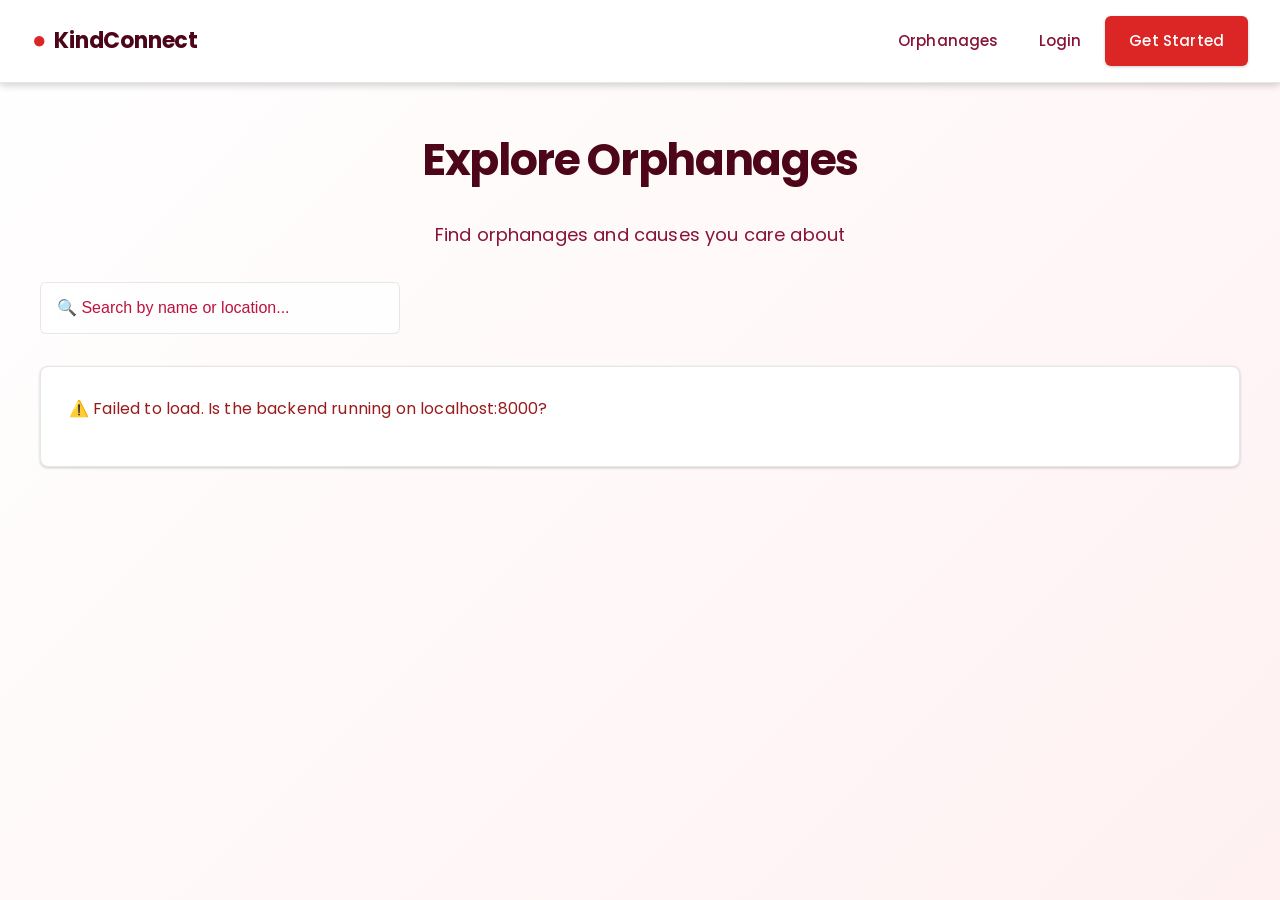
<file: kindconnect_frontend/kindconnect/orphanages.html>
<!DOCTYPE html>
<html lang="en">
<head>
  <meta charset="UTF-8">
  <meta name="viewport" content="width=device-width, initial-scale=1.0">
  <title>Orphanages - KindConnect</title>
  <link rel="stylesheet" href="css/style.css">
</head>
<body>
  <nav class="navbar">
    <a href="home.html" class="navbar-brand">KindConnect</a>
    <ul class="navbar-nav" id="navMenu">
      <li><a href="orphanages.html" class="nav-link">Orphanages</a></li>
      <li><a href="index.html" class="nav-link">Login</a></li>
      <li><a href="register.html" class="nav-link btn btn-primary">Get Started</a></li>
    </ul>
  </nav>

  <div class="container section">
    <h1 class="text-center mb-4">Explore Orphanages</h1>
    <p class="text-center mb-4" style="color:var(--text-secondary);font-size:1.125rem;">
      Find orphanages and causes you care about
    </p>

    <!-- Search / Filter bar -->
    <div class="d-flex gap-2 mb-4" style="flex-wrap:wrap;">
      <input type="text" id="searchInput" class="form-control" placeholder="🔍 Search by name or location..."
        style="max-width:360px;" oninput="filterOrphanages()">
    </div>

    <div id="orphanagesContainer" class="grid grid-2">
      <div class="card"><p style="color:var(--text-muted);">Loading orphanages...</p></div>
    </div>
  </div>

  <script src="js/api.js"></script>
  <script>
    let allOrphanages = [];

    // Dynamic nav
    if (isLoggedIn()) {
      const role  = getRole();
      const dash  = role === 'orphanage' ? 'orphanage-dashboard.html' : 'user-dashboard.html';
      const user  = getUser();
      const name  = user?.full_name || user?.name || 'User';
      document.getElementById('navMenu').innerHTML = `
        <li><a href="orphanages.html" class="nav-link">Orphanages</a></li>
        <li><a href="donate.html" class="nav-link">Donate</a></li>
        <li><a href="${dash}" class="nav-link">Dashboard</a></li>
        <li><span class="nav-link" style="color:var(--text-muted);font-size:0.85rem;">Hi, ${name}</span></li>
        <li><a href="#" class="nav-link" onclick="logout()">Logout</a></li>`;
    }

    async function loadOrphanages() {
      try {
        const data = await apiListOrphanages();
        allOrphanages = data.orphanages || [];
        renderOrphanages(allOrphanages);
      } catch(e) {
        document.getElementById('orphanagesContainer').innerHTML =
          `<div class="card"><p style="color:var(--danger);">⚠️ Failed to load. Is the backend running on localhost:8000?</p></div>`;
      }
    }

    function renderOrphanages(list) {
      const container = document.getElementById('orphanagesContainer');
      if (!list.length) {
        container.innerHTML = '<div class="card text-center"><p style="color:var(--text-muted);">No orphanages registered yet.</p></div>';
        return;
      }
      container.innerHTML = list.map(o => `
        <div class="card">
          <div class="d-flex justify-between align-center mb-3">
            <h3 class="card-title" style="margin:0;">🏠 ${o.name}</h3>
            <span class="badge badge-approved" style="font-size:0.75rem;">Verified</span>
          </div>
          <p class="card-text" style="margin-bottom:0.5rem;">📍 ${o.address}</p>
          ${o.description ? `<p class="card-text">${o.description}</p>` : ''}
          <p class="card-text" style="margin-bottom:0.25rem;">👤 ${o.contact_person}</p>
          <p class="card-text" style="margin-bottom:0.25rem;">✉️ ${o.email}</p>
          ${o.phone ? `<p class="card-text" style="margin-bottom:0.25rem;">📞 ${o.phone}</p>` : ''}
          <div class="d-flex gap-2 mt-3">
            <a href="donate.html?orphanage_id=${o.id}" class="btn btn-primary btn-sm">💝 Donate</a>
          </div>
        </div>`).join('');
    }

    function filterOrphanages() {
      const q = document.getElementById('searchInput').value.toLowerCase();
      const filtered = allOrphanages.filter(o =>
        o.name.toLowerCase().includes(q) || o.address.toLowerCase().includes(q)
      );
      renderOrphanages(filtered);
    }

    loadOrphanages();
  </script>
</body>
</html>
</file>
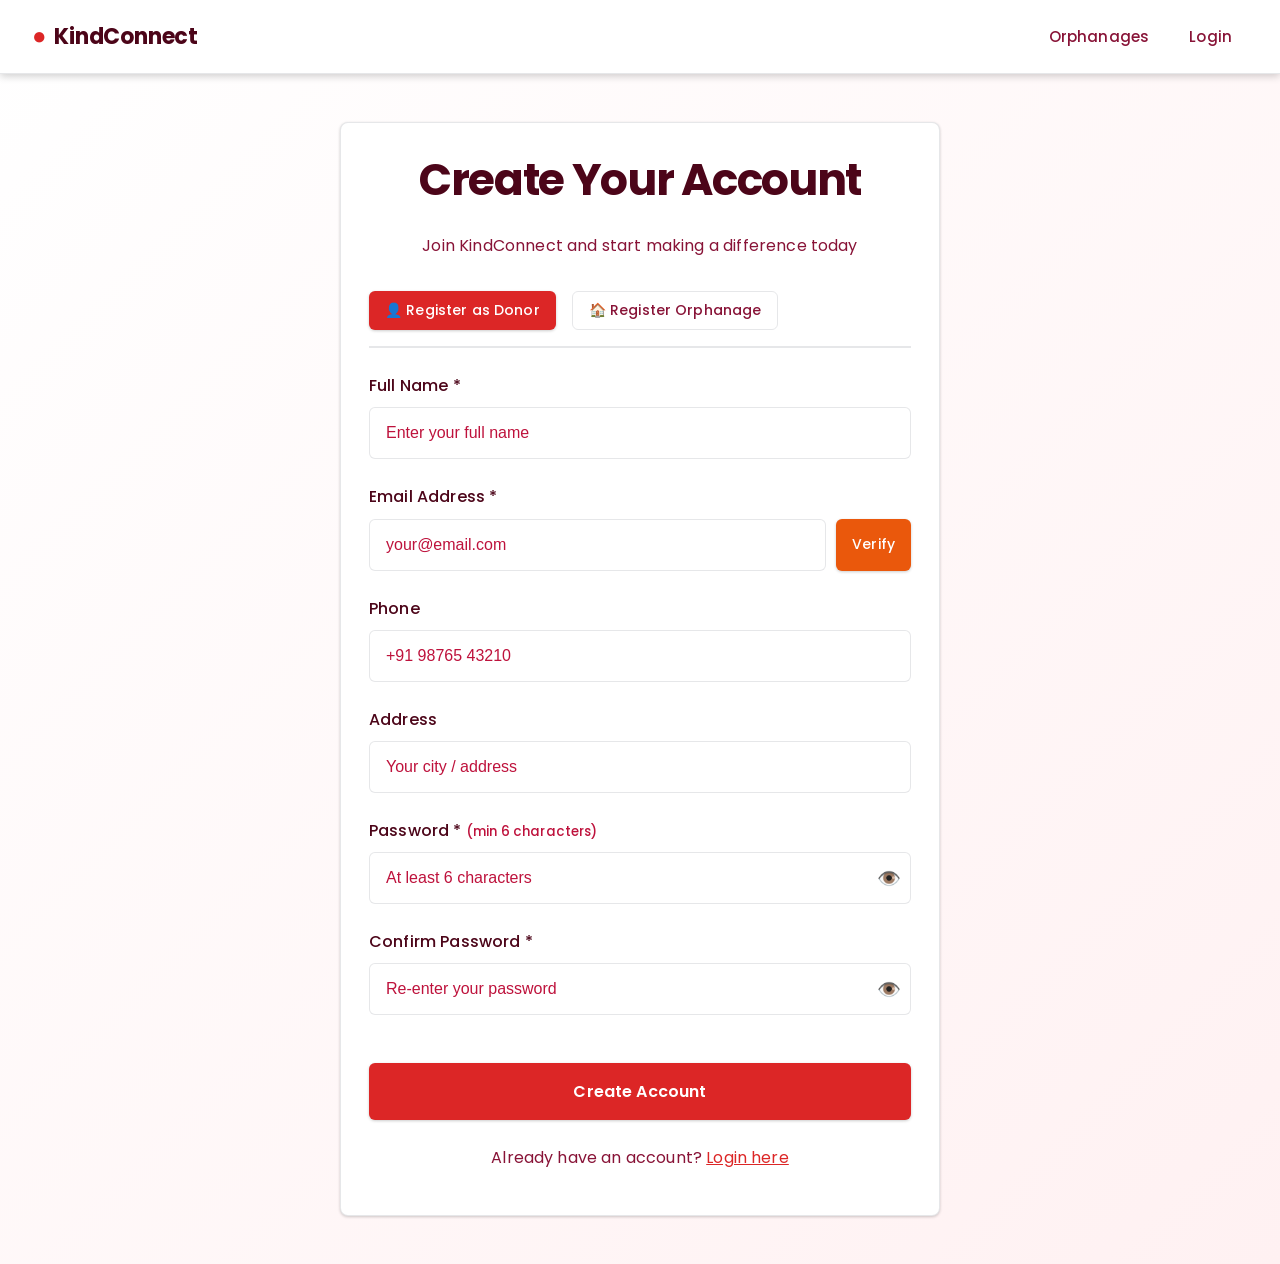
<file: kindconnect_frontend/kindconnect/register.html>
<!DOCTYPE html>
<html lang="en">
<head>
  <meta charset="UTF-8">
  <meta name="viewport" content="width=device-width, initial-scale=1.0">
  <title>Register - KindConnect</title>
  <link rel="stylesheet" href="css/style.css">
</head>
<body>
  <nav class="navbar">
    <a href="home.html" class="navbar-brand">KindConnect</a>
    <ul class="navbar-nav">
      <li><a href="orphanages.html" class="nav-link">Orphanages</a></li>
      <li><a href="index.html" class="nav-link">Login</a></li>
    </ul>
  </nav>

  <div class="container-sm section">
    <div class="card">
      <h1 class="text-center mb-3">Create Your Account</h1>
      <p class="text-center mb-4" style="color:var(--text-secondary);">Join KindConnect and start making a difference today</p>

      <!-- Alert area — always visible at the top -->
      <div id="alertArea"></div>

      <!-- Role Tabs -->
      <div class="d-flex gap-2 mb-3" style="border-bottom:2px solid var(--glass-border);padding-bottom:1rem;">
        <button class="btn btn-primary btn-sm" id="tabUser" onclick="setRole('user')">👤 Register as Donor</button>
        <button class="btn btn-outline btn-sm" id="tabOrphanage" onclick="setRole('orphanage')">🏠 Register Orphanage</button>
      </div>

      <!-- ── Donor Fields ── -->
      <div id="userFields">
        <div class="form-group">
          <label class="form-label">Full Name *</label>
          <input type="text" id="userName" class="form-control" placeholder="Enter your full name">
        </div>
        <div class="form-group">
          <label class="form-label">Email Address *</label>
          <div class="d-flex" style="gap:10px;">
            <input type="email" id="userEmail" class="form-control" placeholder="your@email.com" style="flex:1;">
            <button type="button" class="btn btn-secondary btn-sm" onclick="verifyEmail('userEmail')">Verify</button>
          </div>
        </div>
        <div class="form-group">
          <label class="form-label">Phone</label>
          <input type="tel" id="userPhone" class="form-control" placeholder="+91 98765 43210">
        </div>
        <div class="form-group">
          <label class="form-label">Address</label>
          <input type="text" id="userAddress" class="form-control" placeholder="Your city / address">
        </div>
        <div class="form-group">
          <label class="form-label">Password * <small style="color:var(--text-muted);">(min 6 characters)</small></label>
          <div style="position:relative;">
            <input type="password" id="userPassword" class="form-control" placeholder="At least 6 characters" style="padding-right:40px;">
            <button type="button" onclick="togglePasswordVisibility('userPassword',this)"
              style="position:absolute;right:10px;top:50%;transform:translateY(-50%);background:none;border:none;cursor:pointer;color:var(--text-muted);font-size:1.2rem;padding:0;">👁️</button>
          </div>
        </div>
        <div class="form-group">
          <label class="form-label">Confirm Password *</label>
          <div style="position:relative;">
            <input type="password" id="userConfirmPassword" class="form-control" placeholder="Re-enter your password" style="padding-right:40px;">
            <button type="button" onclick="togglePasswordVisibility('userConfirmPassword',this)"
              style="position:absolute;right:10px;top:50%;transform:translateY(-50%);background:none;border:none;cursor:pointer;color:var(--text-muted);font-size:1.2rem;padding:0;">👁️</button>
          </div>
        </div>
        <button class="btn btn-primary btn-block btn-lg mt-3" id="registerBtn" onclick="handleRegister()">
          Create Account
        </button>
      </div>

      <!-- ── Orphanage Fields ── -->
      <div id="orphanageFields" style="display:none;">
        <div class="form-group">
          <label class="form-label">Orphanage Name *</label>
          <input type="text" id="orgName" class="form-control" placeholder="Name of orphanage">
        </div>
        <div class="form-group">
          <label class="form-label">Email Address *</label>
          <div class="d-flex" style="gap:10px;">
            <input type="email" id="orgEmail" class="form-control" placeholder="contact@orphanage.org" style="flex:1;">
            <button type="button" class="btn btn-secondary btn-sm" onclick="verifyEmail('orgEmail')">Verify</button>
          </div>
        </div>
        <div class="form-group">
          <label class="form-label">Contact Person *</label>
          <input type="text" id="orgContact" class="form-control" placeholder="Name of primary contact">
        </div>
        <div class="form-group">
          <label class="form-label">Phone</label>
          <input type="tel" id="orgPhone" class="form-control" placeholder="+91 98765 43210">
        </div>
        <div class="form-group">
          <label class="form-label">Address *</label>
          <input type="text" id="orgAddress" class="form-control" placeholder="Full address of orphanage">
        </div>
        <div class="form-group">
          <label class="form-label">Registration Number</label>
          <input type="text" id="orgRegNum" class="form-control" placeholder="Optional registration number">
        </div>
        <div class="form-group">
          <label class="form-label">Description</label>
          <textarea id="orgDescription" class="form-control" placeholder="Brief description of the orphanage and its mission..."></textarea>
        </div>
        <div class="form-group">
          <label class="form-label">Password * <small style="color:var(--text-muted);">(min 6 characters)</small></label>
          <div style="position:relative;">
            <input type="password" id="orgPassword" class="form-control" placeholder="At least 6 characters" style="padding-right:40px;">
            <button type="button" onclick="togglePasswordVisibility('orgPassword',this)"
              style="position:absolute;right:10px;top:50%;transform:translateY(-50%);background:none;border:none;cursor:pointer;color:var(--text-muted);font-size:1.2rem;padding:0;">👁️</button>
          </div>
        </div>
        <div class="form-group">
          <label class="form-label">Confirm Password *</label>
          <div style="position:relative;">
            <input type="password" id="orgConfirmPassword" class="form-control" placeholder="Re-enter password" style="padding-right:40px;">
            <button type="button" onclick="togglePasswordVisibility('orgConfirmPassword',this)"
              style="position:absolute;right:10px;top:50%;transform:translateY(-50%);background:none;border:none;cursor:pointer;color:var(--text-muted);font-size:1.2rem;padding:0;">👁️</button>
          </div>
        </div>
        <button class="btn btn-primary btn-block btn-lg mt-3" id="orgRegisterBtn" onclick="handleRegisterOrphanage()">
          Register Orphanage
        </button>
      </div>

      <p class="text-center mt-3" style="color:var(--text-secondary);">
        Already have an account? <a href="index.html" style="color:var(--primary);">Login here</a>
      </p>
    </div>
  </div>

  <script src="js/api.js"></script>
  <script>
    let selectedRole = 'user';

    function setRole(role) {
      selectedRole = role;
      document.getElementById('userFields').style.display      = role === 'user'      ? 'block' : 'none';
      document.getElementById('orphanageFields').style.display = role === 'orphanage' ? 'block' : 'none';
      document.getElementById('tabUser').className      = role === 'user'      ? 'btn btn-primary btn-sm' : 'btn btn-outline btn-sm';
      document.getElementById('tabOrphanage').className = role === 'orphanage' ? 'btn btn-primary btn-sm' : 'btn btn-outline btn-sm';
      clearAlert();
    }

    function showMsg(msg, type) {
      const el = document.getElementById('alertArea');
      el.innerHTML = `<div class="alert alert-${type}" style="margin-bottom:1rem;">${msg}</div>`;
      el.scrollIntoView({ behavior: 'smooth', block: 'nearest' });
    }

    function clearAlert() {
      document.getElementById('alertArea').innerHTML = '';
    }

    function verifyEmail(inputId) {
      const val = document.getElementById(inputId).value.trim();
      const ok  = /^[^\s@]+@[^\s@]+\.[^\s@]+$/.test(val);
      if (!val)    showMsg('Please enter an email address first.', 'warning');
      else if (ok) showMsg('✅ Email format is valid!', 'success');
      else         showMsg('❌ Invalid email format. Please check again.', 'danger');
    }

    function validate(fields) {
      for (const [id, label] of fields) {
        const el = document.getElementById(id);
        if (!el || !el.value.trim()) {
          showMsg(`⚠️ "${label}" is required.`, 'danger');
          el && el.focus();
          return false;
        }
      }
      return true;
    }

    async function handleRegister() {
      clearAlert();
      if (!validate([
        ['userName',            'Full Name'],
        ['userEmail',           'Email Address'],
        ['userPassword',        'Password'],
        ['userConfirmPassword', 'Confirm Password'],
      ])) return;

      const password = document.getElementById('userPassword').value;
      const confirm  = document.getElementById('userConfirmPassword').value;
      if (password.length < 6)  { showMsg('⚠️ Password must be at least 6 characters.', 'danger'); return; }
      if (password !== confirm)  { showMsg('⚠️ Passwords do not match.', 'danger'); return; }

      const btn = document.getElementById('registerBtn');
      btn.textContent = 'Creating account...'; btn.disabled = true;

      try {
        await apiRegisterUser({
          full_name: document.getElementById('userName').value.trim(),
          email:     document.getElementById('userEmail').value.trim(),
          password,
          phone:     document.getElementById('userPhone').value.trim()   || null,
          address:   document.getElementById('userAddress').value.trim() || null,
        });
        showMsg('✅ Account created successfully! Redirecting to login...', 'success');
        setTimeout(() => window.location.href = 'index.html', 1500);
      } catch(err) {
        showMsg('❌ ' + err.message, 'danger');
      } finally {
        btn.textContent = 'Create Account'; btn.disabled = false;
      }
    }

    async function handleRegisterOrphanage() {
      clearAlert();
      if (!validate([
        ['orgName',            'Orphanage Name'],
        ['orgEmail',           'Email Address'],
        ['orgContact',         'Contact Person'],
        ['orgAddress',         'Address'],
        ['orgPassword',        'Password'],
        ['orgConfirmPassword', 'Confirm Password'],
      ])) return;

      const password = document.getElementById('orgPassword').value;
      const confirm  = document.getElementById('orgConfirmPassword').value;
      if (password.length < 6)  { showMsg('⚠️ Password must be at least 6 characters.', 'danger'); return; }
      if (password !== confirm)  { showMsg('⚠️ Passwords do not match.', 'danger'); return; }

      const btn = document.getElementById('orgRegisterBtn');
      btn.textContent = 'Registering...'; btn.disabled = true;

      try {
        await apiRegisterOrphanage({
          name:                document.getElementById('orgName').value.trim(),
          email:               document.getElementById('orgEmail').value.trim(),
          password,
          contact_person:      document.getElementById('orgContact').value.trim(),
          phone:               document.getElementById('orgPhone').value.trim()       || null,
          address:             document.getElementById('orgAddress').value.trim(),
          registration_number: document.getElementById('orgRegNum').value.trim()      || null,
          description:         document.getElementById('orgDescription').value.trim() || null,
        });
        showMsg('✅ Orphanage registered! Redirecting to login...', 'success');
        setTimeout(() => window.location.href = 'index.html', 1500);
      } catch(err) {
        showMsg('❌ ' + err.message, 'danger');
      } finally {
        btn.textContent = 'Register Orphanage'; btn.disabled = false;
      }
    }
  </script>
</body>
</html>
</file>
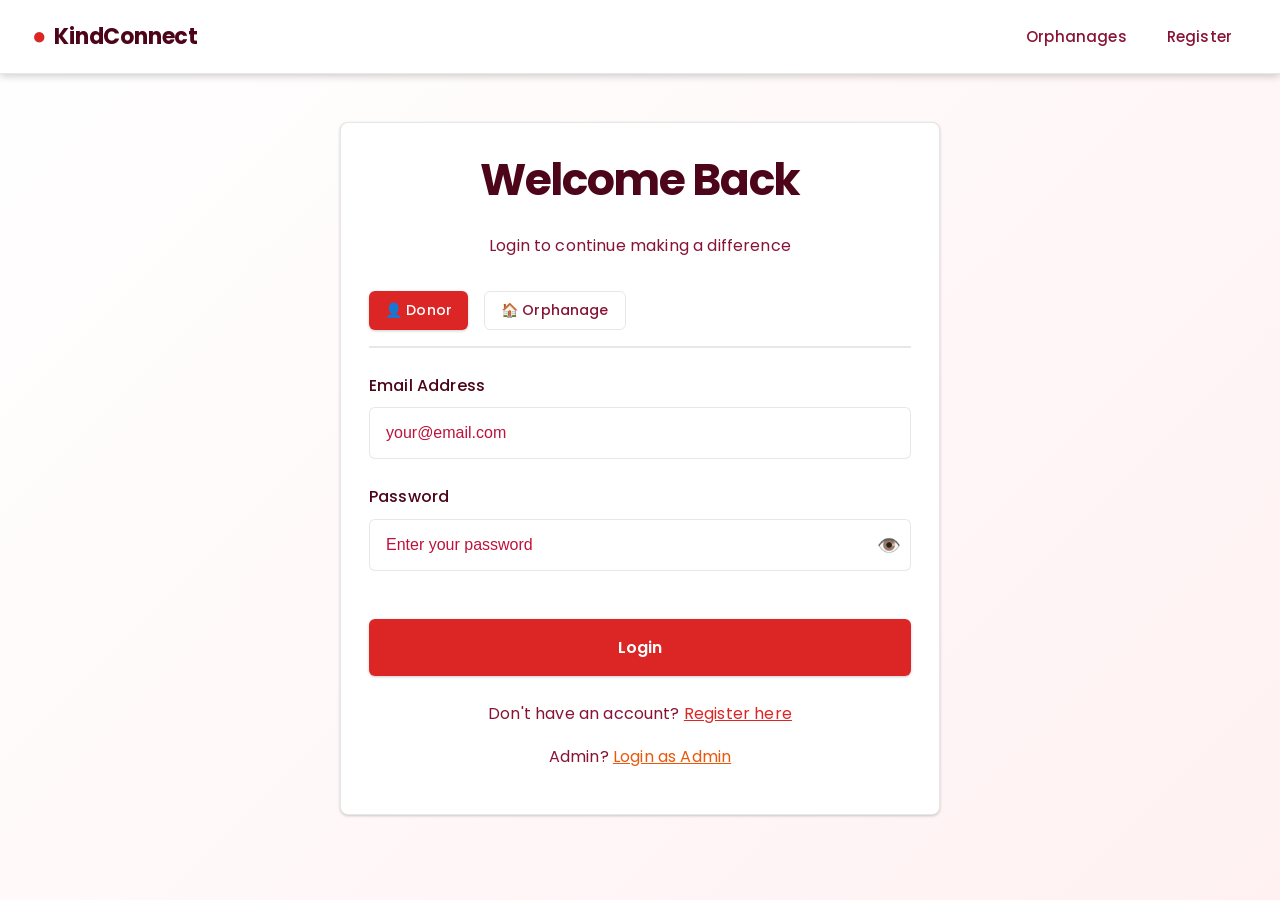
<file: kindconnect_frontend/kindconnect/user-dashboard.html>
<!DOCTYPE html>
<html lang="en">
<head>
  <meta charset="UTF-8">
  <meta name="viewport" content="width=device-width, initial-scale=1.0">
  <title>My Dashboard - KindConnect</title>
  <link rel="stylesheet" href="css/style.css">
</head>
<body>
  <nav class="navbar">
    <a href="home.html" class="navbar-brand">KindConnect</a>
    <ul class="navbar-nav">
      <li><a href="orphanages.html" class="nav-link">Orphanages</a></li>
      <li><a href="user-dashboard.html" class="nav-link">Dashboard</a></li>
      <li><a href="#" class="nav-link" onclick="logout()">Logout</a></li>
    </ul>
  </nav>

  <div class="container section">

    <!-- Profile Header -->
    <div id="profileHeader" class="card profile-header theme-default animate-up mb-4">
      <div class="d-flex justify-between align-center" style="position:relative;z-index:2;flex-wrap:wrap;gap:1rem;">
        <div>
          <h1 style="margin-bottom:0;color:white;">Welcome, <span id="userName"></span>!</h1>
          <p id="profileSubtext" style="color:rgba(255,255,255,0.8);margin-top:0.5rem;margin-bottom:0;">
            Your dashboard for making a difference.
          </p>
        </div>
        <div class="d-flex gap-2" style="flex-wrap:wrap;">
          <a href="donate.html" class="btn btn-primary">💝 Donate</a>
          <a href="appointment.html" class="btn btn-secondary">📅 Book Appointment</a>
        </div>
      </div>
    </div>

    <!-- Stats -->
    <div class="grid grid-4 mb-4">
      <div class="stat-card animate-up delay-1">
        <div class="stat-value" id="statTotal">0</div>
        <div class="stat-label">Total Donations</div>
      </div>
      <div class="stat-card animate-up delay-2">
        <div class="stat-value" id="statAmount">₹0</div>
        <div class="stat-label">Money Donated</div>
      </div>
      <div class="stat-card animate-up delay-3">
        <div class="stat-value" id="statAppts">0</div>
        <div class="stat-label">Appointments</div>
      </div>
      <div class="stat-card animate-up delay-4">
        <div class="stat-value" id="statConfirmed">0</div>
        <div class="stat-label">Confirmed</div>
      </div>
    </div>

    <!-- Tabs -->
    <div class="d-flex gap-2 mb-3 animate-up"
      style="border-bottom:2px solid var(--glass-border);padding-bottom:1rem;flex-wrap:wrap;">
      <button class="btn btn-primary" id="tabDonations"    onclick="showTab('donations')">💝 Donations</button>
      <button class="btn btn-outline" id="tabAppointments" onclick="showTab('appointments')">📅 Appointments</button>
      <button class="btn btn-outline" id="tabFeedback"     onclick="showTab('feedback')">⭐ App Feedback</button>
    </div>

    <!-- ── Donations Section ── -->
    <div id="sectionDonations">
      <div class="d-flex gap-2 mb-3" style="flex-wrap:wrap;">
        <button class="btn btn-primary btn-sm" id="dfilterAll"   onclick="filterDonations('all')">All</button>
        <button class="btn btn-outline btn-sm" id="dfilterMoney" onclick="filterDonations('money')">💰 Money</button>
        <button class="btn btn-outline btn-sm" id="dfilterItems" onclick="filterDonations('items')">📦 Items</button>
      </div>
      <div id="donationsContainer"></div>
    </div>

    <!-- ── Appointments Section ── -->
    <div id="sectionAppointments" style="display:none;">
      <div class="d-flex justify-between align-center mb-3" style="flex-wrap:wrap;gap:1rem;">
        <h2 style="margin:0;">My Appointments</h2>
        <a href="appointment.html" class="btn btn-primary btn-sm">+ New Appointment</a>
      </div>
      <div id="appointmentsContainer"></div>
    </div>

    <!-- ── App Feedback Section ── -->
    <div id="sectionFeedback" style="display:none;">
      <h2 class="mb-3">Share Your Feedback</h2>
      <div class="card" style="max-width:560px;">

        <p style="color:var(--text-secondary);margin-bottom:1.5rem;">
          How is your experience with <strong>KindConnect</strong>? Your feedback helps us improve the platform for everyone.
        </p>

        <div id="feedbackAlert"></div>

        <div class="form-group">
          <label class="form-label">Your Name <small style="color:var(--text-muted);">(optional — leave blank to be anonymous)</small></label>
          <input type="text" id="fbName" class="form-control" placeholder="Your name">
        </div>

        <div class="form-group">
          <label class="form-label">Feedback Category</label>
          <select id="fbCategory" class="form-control">
            <option value="general">🌟 General Experience</option>
            <option value="donation">💝 Donation Process</option>
            <option value="appointment">📅 Appointment System</option>
            <option value="ui">🎨 Website Design & Usability</option>
          </select>
        </div>

        <div class="form-group">
          <label class="form-label">Overall Rating *</label>
          <div id="starRating" class="star-rating" style="justify-content:flex-start;font-size:2rem;gap:0.25rem;">
            <span onclick="setRating(1)" data-v="1" style="cursor:pointer;transition:transform 0.1s;">★</span>
            <span onclick="setRating(2)" data-v="2" style="cursor:pointer;transition:transform 0.1s;">★</span>
            <span onclick="setRating(3)" data-v="3" style="cursor:pointer;transition:transform 0.1s;">★</span>
            <span onclick="setRating(4)" data-v="4" style="cursor:pointer;transition:transform 0.1s;">★</span>
            <span onclick="setRating(5)" data-v="5" style="cursor:pointer;transition:transform 0.1s;">★</span>
          </div>
          <small id="ratingLabel" style="color:var(--text-muted);display:block;margin-top:4px;">Click a star to rate</small>
        </div>

        <div class="form-group">
          <label class="form-label">Your Comment *</label>
          <textarea id="fbComment" class="form-control"
            placeholder="Tell us about your experience using KindConnect — what you liked, what could be better..."
            style="min-height:110px;"></textarea>
          <small id="charCount" style="color:var(--text-muted);">0 / 500</small>
        </div>

        <button class="btn btn-primary btn-block" onclick="submitFeedback()" id="fbBtn">
          ⭐ Submit Feedback
        </button>
      </div>
    </div>

  </div>

  <script src="js/api.js"></script>
  <script>
    if (!requireAuth('index.html')) {}

    let allDonations = [], allAppointments = [], selectedRating = 0;

    async function loadDashboard() {
      const user = getUser();
      if (user) {
        document.getElementById('userName').textContent = user.full_name || user.name || 'User';
        document.getElementById('fbName').value = user.full_name || user.name || '';
      }

      // Load donations
      try {
        const d = await apiMyDonations();
        allDonations = d.donations || [];
        const totalMoney = allDonations.filter(x=>x.donation_type==='money').reduce((s,x)=>s+(x.money_details?.amount||0),0);
        const confirmed  = allDonations.filter(x=>x.status==='confirmed').length;
        document.getElementById('statTotal').textContent     = allDonations.length;
        document.getElementById('statAmount').textContent    = formatAmount(totalMoney);
        document.getElementById('statConfirmed').textContent = confirmed;

        // Dynamic profile theme
        const ph = document.getElementById('profileHeader');
        const ps = document.getElementById('profileSubtext');
        const moneyCount = allDonations.filter(x=>x.donation_type==='money').length;
        const itemCount  = allDonations.filter(x=>x.donation_type==='items').length;
        if (moneyCount > itemCount && allDonations.length > 0) {
          ph.className = 'card profile-header theme-orphanage animate-up mb-4';
          ps.textContent = 'Champion Donor! Thank you for your generous contributions.';
        } else if (itemCount > 0) {
          ph.className = 'card profile-header theme-food-bank animate-up mb-4';
          ps.textContent = 'Kindness Hero! Thank you for donating items.';
        } else if (allDonations.length > 0) {
          ph.className = 'card profile-header theme-elderly-care animate-up mb-4';
          ps.textContent = 'Thank you for supporting children in need!';
        }

        renderDonations('all');
      } catch(e) {}

      // Load appointments
      try {
        const a = await apiMyAppointments();
        allAppointments = a.appointments || [];
        document.getElementById('statAppts').textContent = allAppointments.length;
        renderAppointments();
      } catch(e) {}
    }

    // ── Donations ─────────────────────────────────────────────────────────────
    function renderDonations(filter) {
      const list = filter==='all' ? allDonations : allDonations.filter(d=>d.donation_type===filter);
      const el   = document.getElementById('donationsContainer');
      if (!list.length) {
        el.innerHTML = `<div class="card text-center">
          <p style="font-size:1.5rem;margin-bottom:0.5rem;">💝</p>
          <p style="color:var(--text-muted);">No donations yet. <a href="donate.html" style="color:var(--primary);">Make your first donation!</a></p>
        </div>`; return;
      }
      el.innerHTML = `<div class="table-container"><table>
        <thead><tr><th>Orphanage</th><th>Type</th><th>Detail</th><th>Status</th><th>Date</th></tr></thead>
        <tbody>${list.map(d => {
          const detail = d.donation_type==='money'
            ? `<strong>${formatAmount(d.money_details?.amount)}</strong>`
            : (d.item_details?.items||[]).join(', ');
          const typeBadge   = d.donation_type==='money'
            ? `<span class="badge" style="background:rgba(21,101,192,.15);color:#1565C0;border:1px solid #1565C0;">💰 Money</span>`
            : `<span class="badge" style="background:rgba(106,27,154,.15);color:#6A1B9A;border:1px solid #6A1B9A;">📦 Items</span>`;
          const statusClass = d.status==='confirmed'?'badge-approved':d.status==='cancelled'?'badge-rejected':'badge-pending';
          return `<tr>
            <td>${d.orphanage_name||'—'}</td>
            <td>${typeBadge}</td>
            <td>${detail}</td>
            <td><span class="badge ${statusClass}">${d.status}</span></td>
            <td>${formatDate(d.created_at)}</td>
          </tr>`;
        }).join('')}</tbody></table></div>`;
    }

    function filterDonations(f) {
      ['all','money','items'].forEach(k=>{
        const btn = document.getElementById('dfilter'+k.charAt(0).toUpperCase()+k.slice(1));
        if (btn) btn.className = k===f ? 'btn btn-primary btn-sm' : 'btn btn-outline btn-sm';
      });
      renderDonations(f);
    }

    // ── Appointments ──────────────────────────────────────────────────────────
    function renderAppointments() {
      const el = document.getElementById('appointmentsContainer');
      if (!allAppointments.length) {
        el.innerHTML = `<div class="card text-center">
          <p style="font-size:1.5rem;margin-bottom:0.5rem;">📅</p>
          <p style="color:var(--text-muted);">No appointments yet. <a href="appointment.html" style="color:var(--primary);">Book one!</a></p>
        </div>`; return;
      }
      el.innerHTML = `<div class="table-container"><table>
        <thead><tr><th>Orphanage</th><th>Date</th><th>Time</th><th>Purpose</th><th>Status</th><th>Booked</th></tr></thead>
        <tbody>${allAppointments.map(a=>{
          const sc = a.status==='approved'?'badge-approved':a.status==='rejected'?'badge-rejected':'badge-pending';
          return `<tr>
            <td>${a.orphanage_name||'—'}</td>
            <td>${a.appointment_date}</td>
            <td>${a.appointment_time}</td>
            <td>${a.purpose}</td>
            <td><span class="badge ${sc}">${a.status}</span></td>
            <td>${formatDate(a.created_at)}</td>
          </tr>`;
        }).join('')}</tbody></table></div>`;
    }

    // ── App Feedback ──────────────────────────────────────────────────────────
    function setRating(val) {
      selectedRating = val;
      const labels = ['','😞 Poor','😐 Fair','🙂 Good','😊 Very Good','🤩 Excellent!'];
      document.getElementById('ratingLabel').textContent = labels[val] || '';
      document.querySelectorAll('#starRating span').forEach(s => {
        const active = parseInt(s.dataset.v) <= val;
        s.classList.toggle('active', active);
        s.style.transform = active ? 'scale(1.15)' : 'scale(1)';
      });
    }

    document.getElementById('fbComment').addEventListener('input', function() {
      const len = this.value.length;
      document.getElementById('charCount').textContent = len + ' / 500';
      if (len > 500) this.value = this.value.substring(0, 500);
    });

    function showFbAlert(msg, type) {
      const el = document.getElementById('feedbackAlert');
      el.innerHTML = `<div class="alert alert-${type}" style="margin-bottom:1rem;">${msg}</div>`;
      setTimeout(() => el.innerHTML = '', 5000);
    }

    async function submitFeedback() {
      const comment = document.getElementById('fbComment').value.trim();
      if (!selectedRating)    { showFbAlert('⚠️ Please select a star rating.', 'danger'); return; }
      if (comment.length < 3) { showFbAlert('⚠️ Please write a comment (at least 3 characters).', 'danger'); return; }

      const btn = document.getElementById('fbBtn');
      btn.textContent = 'Submitting...'; btn.disabled = true;

      try {
        await apiSubmitFeedback({
          rating:     selectedRating,
          comment,
          category:   document.getElementById('fbCategory').value,
          donor_name: document.getElementById('fbName').value.trim() || null,
        });
        showFbAlert('✅ Thank you! Your feedback has been published on the homepage.', 'success');
        document.getElementById('fbComment').value = '';
        document.getElementById('charCount').textContent = '0 / 500';
        setRating(0);
        selectedRating = 0;
      } catch(err) {
        showFbAlert('❌ ' + err.message, 'danger');
      } finally {
        btn.textContent = '⭐ Submit Feedback'; btn.disabled = false;
      }
    }

    // ── Tab switching ─────────────────────────────────────────────────────────
    function showTab(tab) {
      ['donations','appointments','feedback'].forEach(t => {
        document.getElementById('section'+t.charAt(0).toUpperCase()+t.slice(1)).style.display = t===tab?'block':'none';
        const btn = document.getElementById('tab'+t.charAt(0).toUpperCase()+t.slice(1));
        if (btn) btn.className = t===tab ? 'btn btn-primary' : 'btn btn-outline';
      });
    }

    loadDashboard();
  </script>
</body>
</html>
</file>
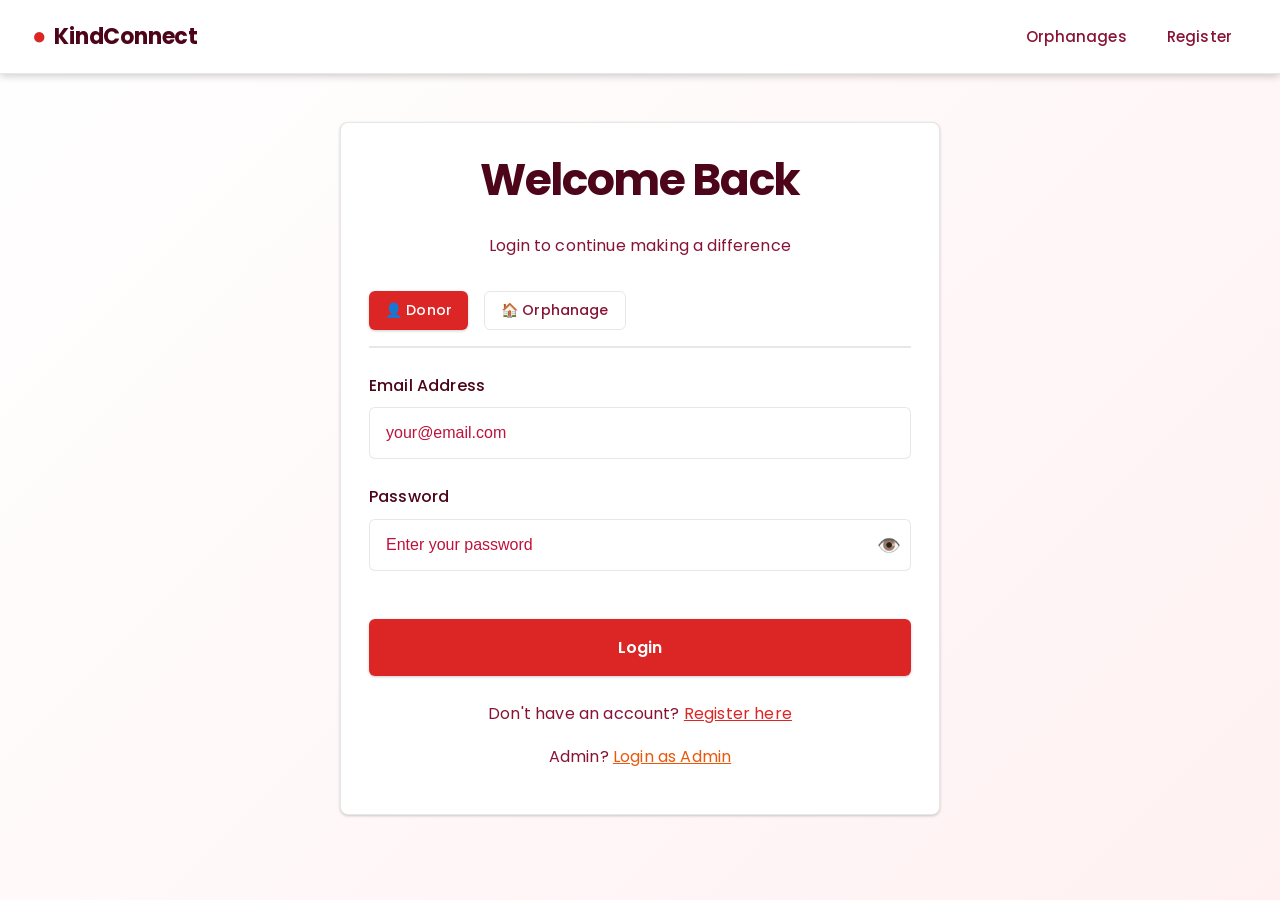
<file: kindconnect_frontend/kindconnect/admin/admin-dashboard.html>
<!DOCTYPE html>
<html lang="en">
<head>
  <meta charset="UTF-8">
  <meta name="viewport" content="width=device-width, initial-scale=1.0">
  <title>Admin Dashboard - KindConnect</title>
  <link rel="stylesheet" href="../css/style.css">
</head>
<body>
  <nav class="navbar">
    <a href="admin-dashboard.html" class="navbar-brand">KindConnect Admin</a>
    <ul class="navbar-nav">
      <li><a href="admin-dashboard.html" class="nav-link">Dashboard</a></li>
      <li><a href="manage-orphanages.html" class="nav-link">Orphanages</a></li>
      <li><a href="donations.html" class="nav-link">Donations</a></li>
      <li><a href="appointments.html" class="nav-link">Appointments</a></li>
      <li><a href="feedback.html" class="nav-link">Feedback</a></li>
      <li><a href="#" class="nav-link" onclick="logout()">Logout</a></li>
    </ul>
  </nav>

  <div class="container section">
    <h1 class="mb-4">Admin Dashboard</h1>

    <h2 class="mb-3">Overview Statistics</h2>
    <div class="grid grid-4 mb-4" id="statsContainer">
      <div class="stat-card"><div class="stat-value">—</div><div class="stat-label">Loading...</div></div>
    </div>

    <h2 class="mb-3">Registered Donors</h2>
    <div id="usersContainer"></div>

    <!-- Delete Modal -->
    <div id="deleteModal" style="display:none;position:fixed;inset:0;background:rgba(0,0,0,0.5);z-index:999;align-items:center;justify-content:center;">
      <div class="card" style="max-width:420px;width:90%;margin:0 auto;">
        <h3 class="mb-3">⚠️ Confirm Delete</h3>
        <p id="deleteMsg" style="margin-bottom:1.5rem;"></p>
        <div class="d-flex gap-2 justify-center">
          <button class="btn btn-outline" onclick="closeModal()">Cancel</button>
          <button class="btn btn-danger"  onclick="confirmDelete()">Delete</button>
        </div>
      </div>
    </div>
  </div>

  <script src="../js/api.js"></script>
  <script>
    if (!requireAdminAuth()) {}
    let deleteTarget = null;

    async function loadDashboard() {
      try {
        const stats = await apiAdminStats();
        document.getElementById('statsContainer').innerHTML = `
          <div class="stat-card animate-up delay-1"><div class="stat-value">${stats.total_users}</div><div class="stat-label">Donors</div></div>
          <div class="stat-card animate-up delay-2"><div class="stat-value">${stats.total_orphanages}</div><div class="stat-label">Orphanages</div></div>
          <div class="stat-card animate-up delay-3"><div class="stat-value">${stats.total_donations}</div><div class="stat-label">Donations</div></div>
          <div class="stat-card animate-up delay-4"><div class="stat-value">${formatAmount(stats.total_amount_donated)}</div><div class="stat-label">Amount Raised</div></div>`;
      } catch(e) {}

      try {
        const data  = await apiAdminUsers();
        const users = data.users || [];
        if (!users.length) { document.getElementById('usersContainer').innerHTML='<div class="card text-center"><p style="color:var(--text-muted);">No donors yet.</p></div>'; return; }
        document.getElementById('usersContainer').innerHTML = `
          <div class="table-container"><table>
            <thead><tr><th>Name</th><th>Email</th><th>Phone</th><th>Address</th><th>Joined</th><th>Action</th></tr></thead>
            <tbody>${users.map(u=>`<tr>
              <td>${u.full_name}</td><td>${u.email}</td>
              <td>${u.phone||'—'}</td><td>${u.address||'—'}</td>
              <td>${formatDate(u.created_at)}</td>
              <td><button class="btn btn-danger btn-sm" onclick="openModal('user','${u.id}','${u.full_name.replace(/'/g,'')}')">Delete</button></td>
            </tr>`).join('')}</tbody>
          </table></div>`;
      } catch(e) {}
    }

    function openModal(type, id, name) {
      deleteTarget = {type, id};
      document.getElementById('deleteMsg').textContent = `Delete "${name}"? This cannot be undone.`;
      document.getElementById('deleteModal').style.display = 'flex';
    }
    function closeModal() { document.getElementById('deleteModal').style.display='none'; deleteTarget=null; }
    async function confirmDelete() {
      if (!deleteTarget) return;
      try {
        if (deleteTarget.type==='user') await apiAdminDeleteUser(deleteTarget.id);
        closeModal(); loadDashboard();
      } catch(e) { alert('Failed: '+e.message); closeModal(); }
    }

    loadDashboard();
  </script>
</body>
</html>
</file>
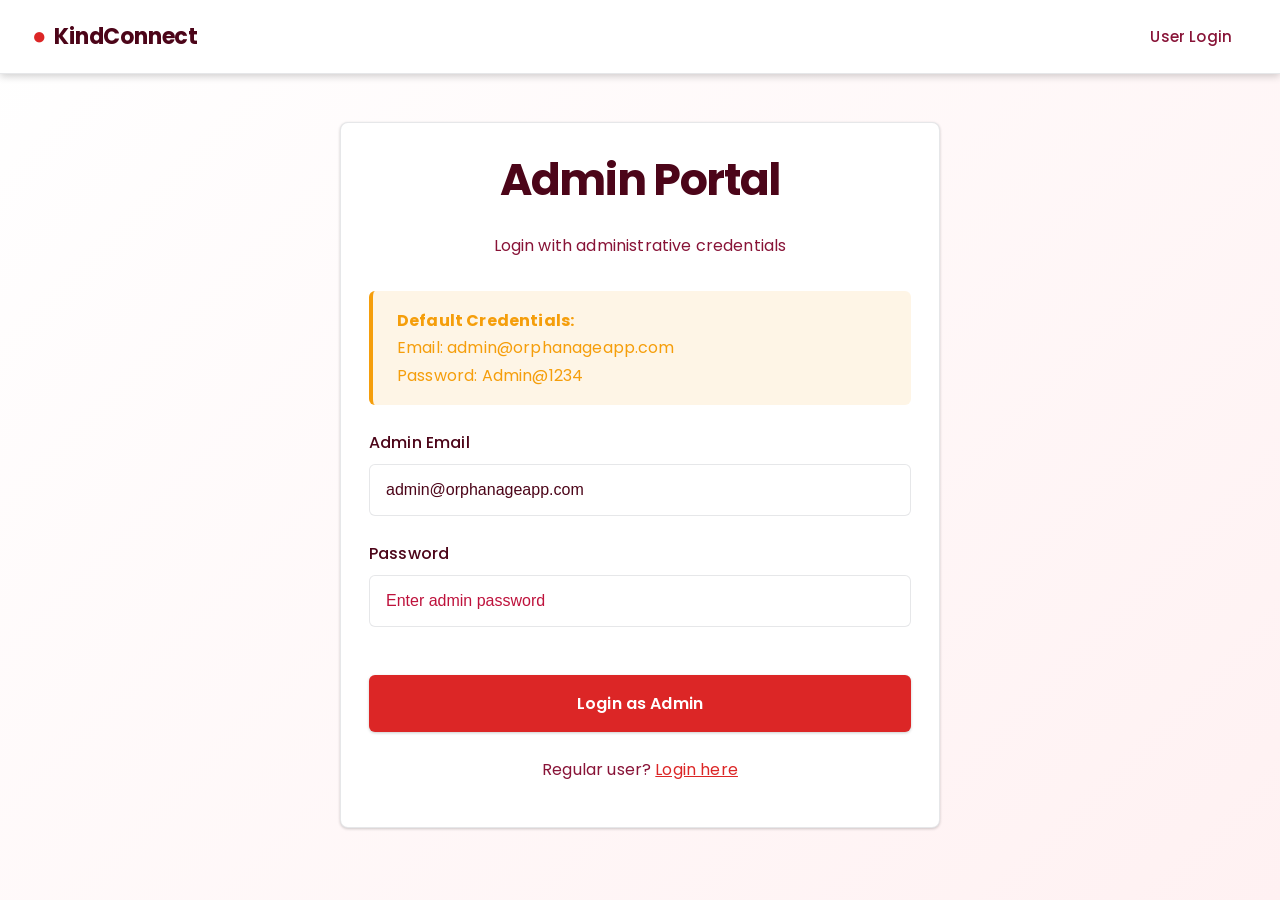
<file: kindconnect_frontend/kindconnect/admin/admin-login.html>
<!DOCTYPE html>
<html lang="en">
<head>
  <meta charset="UTF-8">
  <meta name="viewport" content="width=device-width, initial-scale=1.0">
  <title>Admin Login - KindConnect</title>
  <link rel="stylesheet" href="../css/style.css">
</head>
<body>
  <nav class="navbar">
    <a href="../index.html" class="navbar-brand">KindConnect</a>
    <ul class="navbar-nav">
      <li><a href="../index.html" class="nav-link">User Login</a></li>
    </ul>
  </nav>

  <div class="container-sm section">
    <div class="card">
      <h1 class="text-center mb-3">Admin Portal</h1>
      <p class="text-center mb-4" style="color:var(--text-secondary);">Login with administrative credentials</p>

      <div class="alert alert-warning">
        <strong>Default Credentials:</strong><br>
        Email: admin@orphanageapp.com<br>
        Password: Admin@1234
      </div>

      <form onsubmit="handleAdminLogin(event)">
        <div class="form-group">
          <label class="form-label">Admin Email</label>
          <input type="email" id="email" class="form-control" value="admin@orphanageapp.com" required>
        </div>
        <div class="form-group">
          <label class="form-label">Password</label>
          <input type="password" id="password" class="form-control" placeholder="Enter admin password" required>
        </div>
        <button type="submit" class="btn btn-primary btn-block btn-lg mt-3" id="loginBtn">Login as Admin</button>
      </form>

      <p class="text-center mt-3" style="color:var(--text-secondary);">
        Regular user? <a href="../index.html" style="color:var(--primary);">Login here</a>
      </p>
    </div>
  </div>

  <script src="../js/api.js"></script>
  <script>
    if (isLoggedIn() && isAdmin()) window.location.href = 'admin-dashboard.html';

    async function handleAdminLogin(e) {
      e.preventDefault();
      const btn = document.getElementById('loginBtn');
      btn.textContent = 'Logging in...'; btn.disabled = true;
      try {
        const email    = document.getElementById('email').value.trim();
        const password = document.getElementById('password').value;
        const res      = await apiLogin(email, password, 'admin');
        saveSession(res.access_token, 'admin', { email, full_name: 'Admin' });
        showAlert('Admin login successful! Redirecting...', 'success');
        setTimeout(() => window.location.href = 'admin-dashboard.html', 800);
      } catch(err) {
        showAlert('Error: ' + err.message, 'danger');
      } finally {
        btn.textContent = 'Login as Admin'; btn.disabled = false;
      }
    }
  </script>
</body>
</html>
</file>
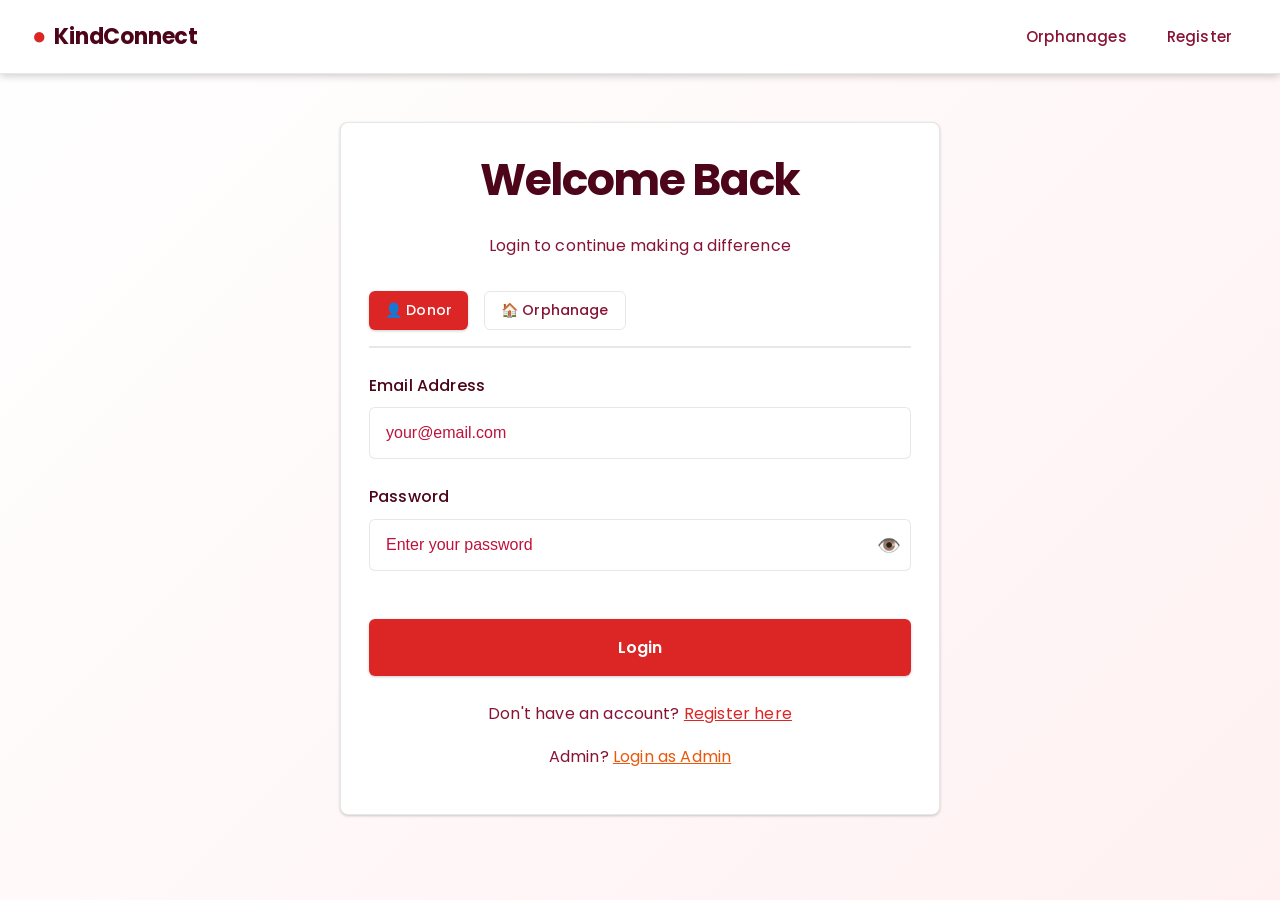
<file: kindconnect_frontend/kindconnect/admin/appointments.html>
<!DOCTYPE html>
<html lang="en">
<head>
  <meta charset="UTF-8">
  <meta name="viewport" content="width=device-width, initial-scale=1.0">
  <title>Appointments - KindConnect Admin</title>
  <link rel="stylesheet" href="../css/style.css">
</head>
<body>
  <nav class="navbar">
    <a href="admin-dashboard.html" class="navbar-brand">KindConnect Admin</a>
    <ul class="navbar-nav">
      <li><a href="admin-dashboard.html" class="nav-link">Dashboard</a></li>
      <li><a href="manage-orphanages.html" class="nav-link">Orphanages</a></li>
      <li><a href="donations.html" class="nav-link">Donations</a></li>
      <li><a href="appointments.html" class="nav-link">Appointments</a></li>
      <li><a href="feedback.html" class="nav-link">Feedback</a></li>
      <li><a href="#" class="nav-link" onclick="logout()">Logout</a></li>
    </ul>
  </nav>

  <div class="container section">
    <h1 class="mb-4">All Appointments</h1>

    <div class="grid grid-3 mb-4">
      <div class="stat-card"><div class="stat-value" id="statTotal">0</div><div class="stat-label">Total</div></div>
      <div class="stat-card"><div class="stat-value" id="statPending">0</div><div class="stat-label">Pending</div></div>
      <div class="stat-card"><div class="stat-value" id="statApproved">0</div><div class="stat-label">Approved</div></div>
    </div>

    <div class="d-flex gap-2 mb-4" style="flex-wrap:wrap;">
      <button class="btn btn-primary"  id="fAll"      onclick="filter('all')">All</button>
      <button class="btn btn-outline"  id="fPending"  onclick="filter('pending')">⏳ Pending</button>
      <button class="btn btn-outline"  id="fApproved" onclick="filter('approved')">✅ Approved</button>
      <button class="btn btn-outline"  id="fRejected" onclick="filter('rejected')">❌ Rejected</button>
    </div>

    <div id="container"></div>

    <div id="deleteModal" style="display:none;position:fixed;inset:0;background:rgba(0,0,0,0.5);z-index:999;align-items:center;justify-content:center;">
      <div class="card" style="max-width:420px;width:90%;margin:0 auto;">
        <h3 class="mb-3">⚠️ Confirm Delete</h3>
        <p style="margin-bottom:1.5rem;">Delete this appointment? This cannot be undone.</p>
        <div class="d-flex gap-2 justify-center">
          <button class="btn btn-outline" onclick="closeModal()">Cancel</button>
          <button class="btn btn-danger"  onclick="confirmDelete()">Delete</button>
        </div>
      </div>
    </div>
  </div>

  <script src="../js/api.js"></script>
  <script>
    if (!requireAdminAuth()) {}
    let all = [], currentFilter = 'all', deleteId = null;

    async function load() {
      try {
        const data = await apiAdminAllAppointments();
        all = data.appointments || [];
        document.getElementById('statTotal').textContent   = all.length;
        document.getElementById('statPending').textContent = all.filter(a=>a.status==='pending').length;
        document.getElementById('statApproved').textContent= all.filter(a=>a.status==='approved').length;
        render(currentFilter);
      } catch(e) {
        document.getElementById('container').innerHTML = `<div class="card"><p style="color:var(--danger);">Failed: ${e.message}</p></div>`;
      }
    }

    function render(f) {
      const list = f==='all' ? all : all.filter(a=>a.status===f);
      const el   = document.getElementById('container');
      if (!list.length) { el.innerHTML='<div class="card text-center"><p style="color:var(--text-muted);">No appointments found.</p></div>'; return; }
      el.innerHTML = `<div class="table-container"><table>
        <thead><tr><th>Donor</th><th>Orphanage</th><th>Date</th><th>Time</th><th>Purpose</th><th>Status</th><th>Action</th></tr></thead>
        <tbody>${list.map(a=>{
          const sc = a.status==='approved'?'badge-approved':a.status==='rejected'?'badge-rejected':'badge-pending';
          return `<tr>
            <td>${a.user_name}<br><small style="color:var(--text-muted);">${a.user_email}</small></td>
            <td>${a.orphanage_name}</td>
            <td>${a.appointment_date}</td><td>${a.appointment_time}</td>
            <td>${a.purpose}</td>
            <td><span class="badge ${sc}">${a.status}</span></td>
            <td><button class="btn btn-danger btn-sm" onclick="openModal('${a.id}')">Delete</button></td>
          </tr>`;
        }).join('')}</tbody></table></div>`;
    }

    function filter(f) {
      currentFilter = f;
      ['all','pending','approved','rejected'].forEach(k=>{
        const btn=document.getElementById('f'+k.charAt(0).toUpperCase()+k.slice(1));
        if(btn) btn.className=k===f?'btn btn-primary':'btn btn-outline';
      });
      render(f);
    }

    function openModal(id) { deleteId=id; document.getElementById('deleteModal').style.display='flex'; }
    function closeModal()  { deleteId=null; document.getElementById('deleteModal').style.display='none'; }
    async function confirmDelete() {
      if (!deleteId) return;
      try { await apiDeleteAppointment(deleteId); closeModal(); load(); }
      catch(e) { alert('Failed: '+e.message); closeModal(); }
    }

    load();
  </script>
</body>
</html>
</file>
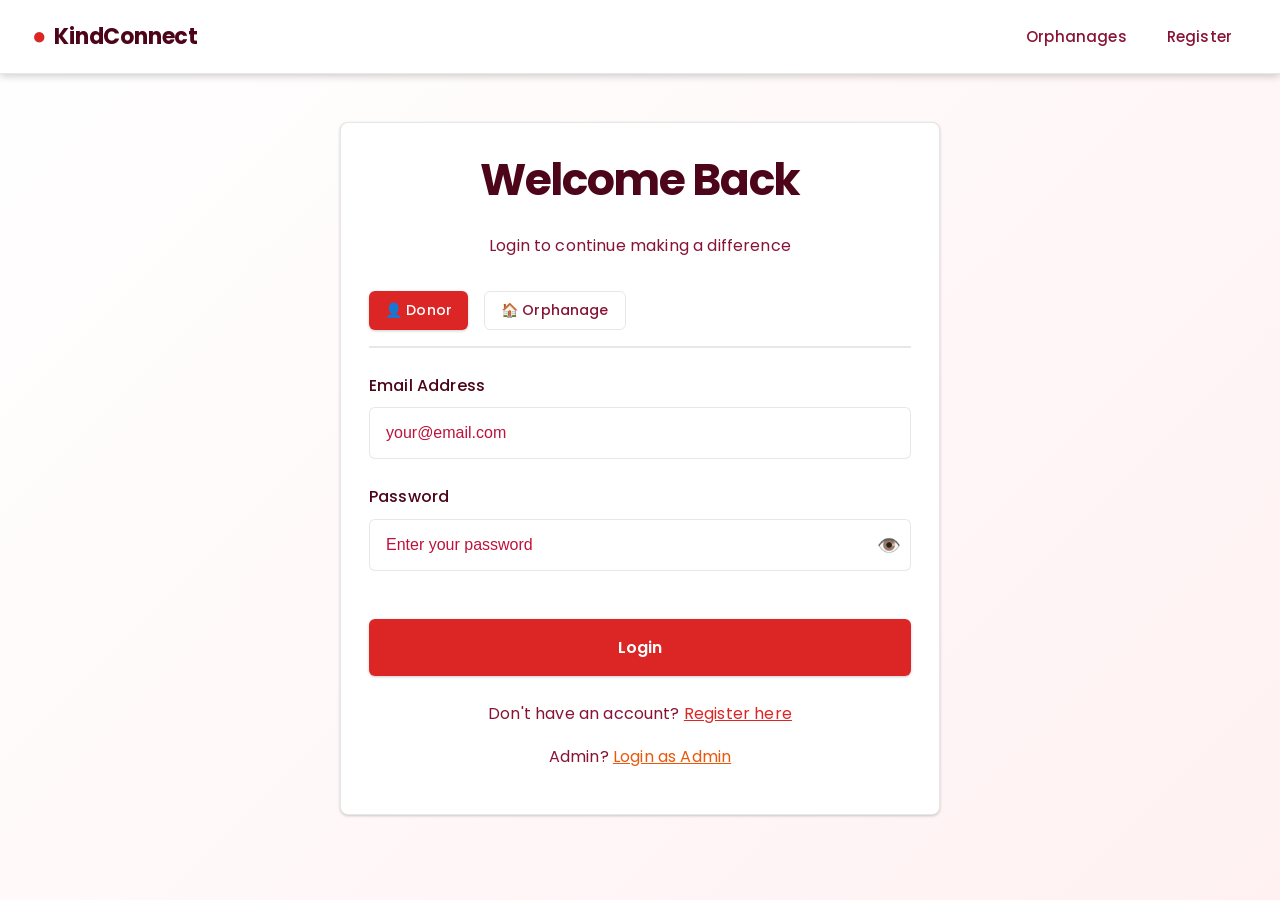
<file: kindconnect_frontend/kindconnect/admin/donations.html>
<!DOCTYPE html>
<html lang="en">
<head>
  <meta charset="UTF-8">
  <meta name="viewport" content="width=device-width, initial-scale=1.0">
  <title>Donations - KindConnect Admin</title>
  <link rel="stylesheet" href="../css/style.css">
</head>
<body>
  <nav class="navbar">
    <a href="admin-dashboard.html" class="navbar-brand">KindConnect Admin</a>
    <ul class="navbar-nav">
      <li><a href="admin-dashboard.html" class="nav-link">Dashboard</a></li>
      <li><a href="manage-orphanages.html" class="nav-link">Orphanages</a></li>
      <li><a href="donations.html" class="nav-link">Donations</a></li>
      <li><a href="#" class="nav-link" onclick="logout()">Logout</a></li>
    </ul>
  </nav>

  <div class="container section">
    <h1 class="mb-4">All Donations</h1>

    <!-- Stats -->
    <div class="grid grid-3 mb-4">
      <div class="stat-card">
        <div class="stat-value" id="statTotal">0</div>
        <div class="stat-label">Total Donations</div>
      </div>
      <div class="stat-card">
        <div class="stat-value" id="statMoney">0</div>
        <div class="stat-label">Money Donations</div>
      </div>
      <div class="stat-card">
        <div class="stat-value" id="statAmount">₹0</div>
        <div class="stat-label">Total Amount</div>
      </div>
    </div>

    <!-- Filter -->
    <div class="d-flex gap-2 mb-4">
      <button class="btn btn-primary"  id="filterAll"       onclick="filter('all')">All</button>
      <button class="btn btn-outline"  id="filterMoney"     onclick="filter('money')">💰 Money</button>
      <button class="btn btn-outline"  id="filterItems"     onclick="filter('items')">📦 Items</button>
      <button class="btn btn-outline"  id="filterPending"   onclick="filter('pending')">⏳ Pending</button>
      <button class="btn btn-outline"  id="filterConfirmed" onclick="filter('confirmed')">✅ Confirmed</button>
    </div>

    <div id="donationsContainer"></div>

    <!-- Delete Modal -->
    <div id="deleteModal" style="display:none;position:fixed;inset:0;background:rgba(0,0,0,0.5);z-index:999;align-items:center;justify-content:center;">
      <div class="card" style="max-width:420px;width:90%;margin:0 auto;">
        <h3 class="mb-3">⚠️ Confirm Delete</h3>
        <p style="margin-bottom:1.5rem;">Are you sure you want to delete this donation record?</p>
        <div class="d-flex gap-2 justify-center">
          <button class="btn btn-outline" onclick="closeModal()">Cancel</button>
          <button class="btn btn-danger"  onclick="confirmDelete()">Delete</button>
        </div>
      </div>
    </div>
  </div>

  <script src="../js/api.js"></script>
  <script>
    if (!requireAdminAuth()) {}

    let allDonations = [];
    let deleteTarget = null;
    let currentFilter = 'all';

    async function loadDonations() {
      try {
        const data = await apiAdminDonations();
        allDonations = data.donations || [];

        const moneyList = allDonations.filter(d => d.donation_type === 'money');
        const totalAmt  = moneyList.reduce((s, d) => s + (d.money_details?.amount || 0), 0);

        document.getElementById('statTotal').textContent  = allDonations.length;
        document.getElementById('statMoney').textContent  = moneyList.length;
        document.getElementById('statAmount').textContent = formatAmount(totalAmt);

        renderDonations(currentFilter);
      } catch(e) {
        document.getElementById('donationsContainer').innerHTML =
          `<div class="card"><p style="color:var(--danger);">Failed: ${e.message}</p></div>`;
      }
    }

    function renderDonations(f) {
      let list = allDonations;
      if (f === 'money')     list = list.filter(d => d.donation_type === 'money');
      if (f === 'items')     list = list.filter(d => d.donation_type === 'items');
      if (f === 'pending')   list = list.filter(d => d.status === 'pending');
      if (f === 'confirmed') list = list.filter(d => d.status === 'confirmed');

      const container = document.getElementById('donationsContainer');
      if (!list.length) {
        container.innerHTML = '<div class="card text-center"><p style="color:var(--text-muted);">No donations found.</p></div>';
        return;
      }

      container.innerHTML = `
        <div class="table-container">
          <table>
            <thead>
              <tr><th>Donor</th><th>Orphanage</th><th>Type</th><th>Detail</th><th>Status</th><th>Date</th><th>Action</th></tr>
            </thead>
            <tbody>
              ${list.map(d => {
                const detail = d.donation_type === 'money'
                  ? formatAmount(d.money_details?.amount)
                  : (d.item_details?.items || []).join(', ');
                const statusClass = d.status === 'confirmed' ? 'badge-approved'
                                  : d.status === 'cancelled' ? 'badge-rejected' : 'badge-pending';
                const typeBadge   = d.donation_type === 'money'
                  ? '<span class="badge" style="background:rgba(21,101,192,0.15);color:#1565C0;border:1px solid #1565C0;">💰 Money</span>'
                  : '<span class="badge" style="background:rgba(106,27,154,0.15);color:#6A1B9A;border:1px solid #6A1B9A;">📦 Items</span>';
                return `<tr>
                  <td>${d.anonymous ? '<em>Anonymous</em>' : d.donor_name}<br><small style="color:var(--text-muted);">${d.anonymous ? '' : d.donor_email}</small></td>
                  <td>${d.orphanage_name || '—'}</td>
                  <td>${typeBadge}</td>
                  <td>${detail}</td>
                  <td><span class="badge ${statusClass}">${d.status}</span></td>
                  <td>${formatDate(d.created_at)}</td>
                  <td><button class="btn btn-danger btn-sm" onclick="openModal('${d.id}')">Delete</button></td>
                </tr>`;
              }).join('')}
            </tbody>
          </table>
        </div>`;
    }

    function filter(f) {
      currentFilter = f;
      const keys = ['all','money','items','pending','confirmed'];
      keys.forEach(k => {
        const btn = document.getElementById('filter' + k.charAt(0).toUpperCase() + k.slice(1));
        if (btn) btn.className = k === f ? 'btn btn-primary' : 'btn btn-outline';
      });
      renderDonations(f);
    }

    function openModal(id) {
      deleteTarget = id;
      document.getElementById('deleteModal').style.display = 'flex';
    }

    function closeModal() {
      document.getElementById('deleteModal').style.display = 'none';
      deleteTarget = null;
    }

    async function confirmDelete() {
      if (!deleteTarget) return;
      try {
        await apiAdminDeleteDonation(deleteTarget);
        showAlert('Donation deleted.', 'success');
        closeModal();
        loadDonations();
      } catch(e) {
        showAlert('Failed: ' + e.message, 'danger');
        closeModal();
      }
    }

    loadDonations();
  </script>
</body>
</html>
</file>
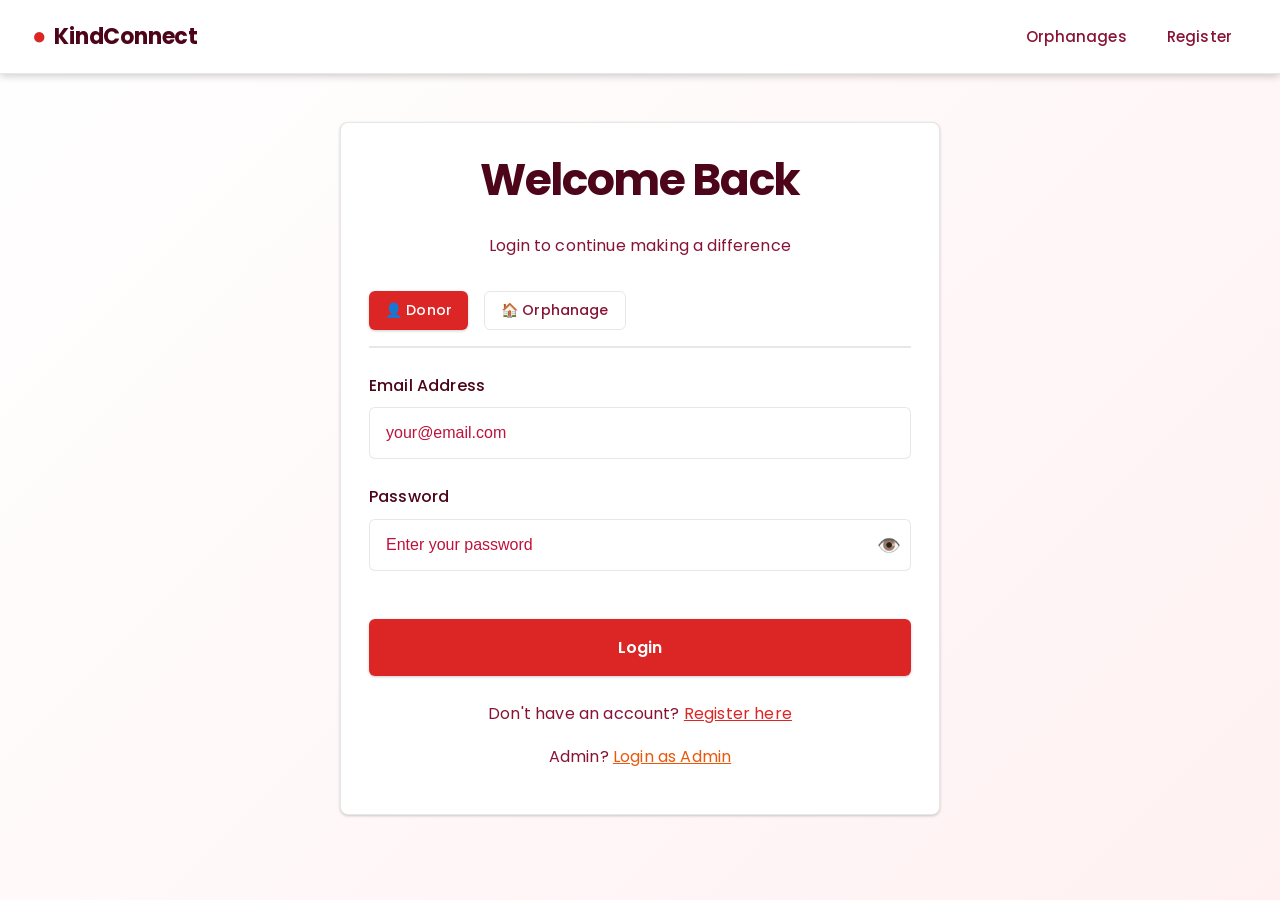
<file: kindconnect_frontend/kindconnect/admin/feedback.html>
<!DOCTYPE html>
<html lang="en">
<head>
  <meta charset="UTF-8">
  <meta name="viewport" content="width=device-width, initial-scale=1.0">
  <title>Feedback - KindConnect Admin</title>
  <link rel="stylesheet" href="../css/style.css">
</head>
<body>
  <nav class="navbar">
    <a href="admin-dashboard.html" class="navbar-brand">KindConnect Admin</a>
    <ul class="navbar-nav">
      <li><a href="admin-dashboard.html" class="nav-link">Dashboard</a></li>
      <li><a href="manage-orphanages.html" class="nav-link">Orphanages</a></li>
      <li><a href="donations.html" class="nav-link">Donations</a></li>
      <li><a href="appointments.html" class="nav-link">Appointments</a></li>
      <li><a href="feedback.html" class="nav-link">Feedback</a></li>
      <li><a href="#" class="nav-link" onclick="logout()">Logout</a></li>
    </ul>
  </nav>

  <div class="container section">
    <h1 class="mb-4">All Feedback</h1>

    <div class="grid grid-3 mb-4">
      <div class="stat-card"><div class="stat-value" id="statTotal">0</div><div class="stat-label">Total Reviews</div></div>
      <div class="stat-card"><div class="stat-value" id="statAvg">—</div><div class="stat-label">Average Rating</div></div>
      <div class="stat-card"><div class="stat-value" id="stat5star">0</div><div class="stat-label">5-Star Reviews</div></div>
    </div>

    <div id="container"></div>

    <div id="deleteModal" style="display:none;position:fixed;inset:0;background:rgba(0,0,0,0.5);z-index:999;align-items:center;justify-content:center;">
      <div class="card" style="max-width:420px;width:90%;margin:0 auto;">
        <h3 class="mb-3">⚠️ Confirm Delete</h3>
        <p style="margin-bottom:1.5rem;">Delete this feedback? This cannot be undone.</p>
        <div class="d-flex gap-2 justify-center">
          <button class="btn btn-outline" onclick="closeModal()">Cancel</button>
          <button class="btn btn-danger"  onclick="confirmDelete()">Delete</button>
        </div>
      </div>
    </div>
  </div>

  <script src="../js/api.js"></script>
  <script>
    if (!requireAdminAuth()) {}
    let deleteId = null;

    function stars(r) { return '★'.repeat(r)+'☆'.repeat(5-r); }

    async function load() {
      try {
        const data = await apiAdminAllFeedback();
        const list = data.feedback || [];
        document.getElementById('statTotal').textContent = list.length;
        if (list.length) {
          const avg = list.reduce((s,f)=>s+f.rating,0)/list.length;
          document.getElementById('statAvg').textContent  = avg.toFixed(1) + ' ⭐';
          document.getElementById('stat5star').textContent = list.filter(f=>f.rating===5).length;
        }

        const el = document.getElementById('container');
        if (!list.length) { el.innerHTML='<div class="card text-center"><p style="color:var(--text-muted);">No feedback yet.</p></div>'; return; }
        el.innerHTML = `<div class="table-container"><table>
          <thead><tr><th>Donor</th><th>Category</th><th>Rating</th><th>Comment</th><th>Date</th><th>Action</th></tr></thead>
          <tbody>${list.map(f=>`<tr>
            <td>${f.donor_name}</td>
            <td style='text-transform:capitalize;'>${f.category||'general'}</td>
            <td style="color:#f59e0b;font-size:1.1rem;">${stars(f.rating)}</td>
            <td style="max-width:300px;">${f.comment}</td>
            <td>${formatDate(f.created_at)}</td>
            <td><button class="btn btn-danger btn-sm" onclick="openModal('${f.id}')">Delete</button></td>
          </tr>`).join('')}</tbody>
        </table></div>`;
      } catch(e) {
        document.getElementById('container').innerHTML = `<div class="card"><p style="color:var(--danger);">Failed: ${e.message}</p></div>`;
      }
    }

    function openModal(id) { deleteId=id; document.getElementById('deleteModal').style.display='flex'; }
    function closeModal()  { deleteId=null; document.getElementById('deleteModal').style.display='none'; }
    async function confirmDelete() {
      if (!deleteId) return;
      try { await apiDeleteFeedback(deleteId); closeModal(); load(); }
      catch(e) { alert('Failed: '+e.message); closeModal(); }
    }

    load();
  </script>
</body>
</html>
</file>
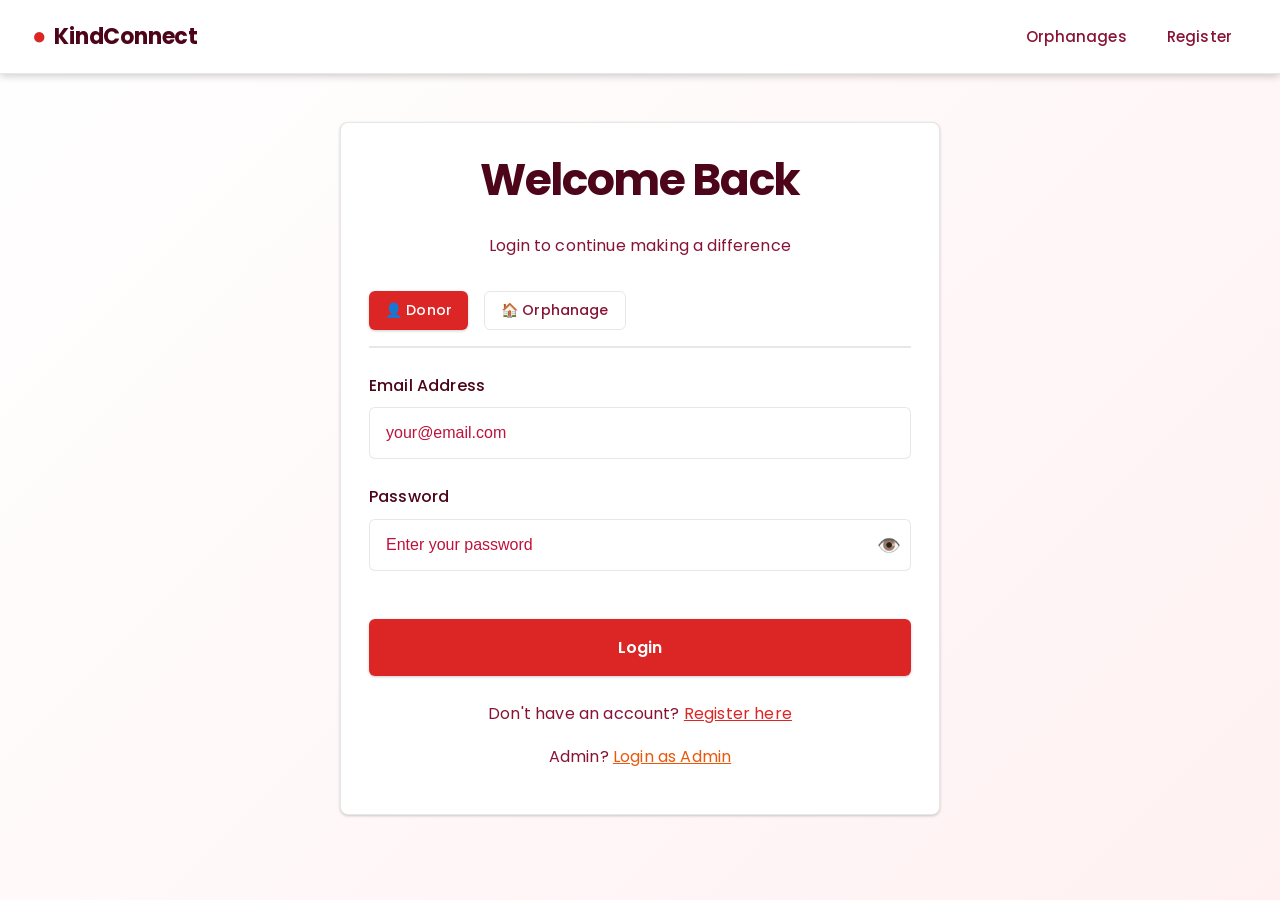
<file: kindconnect_frontend/kindconnect/admin/manage-orphanages.html>
<!DOCTYPE html>
<html lang="en">
<head>
  <meta charset="UTF-8">
  <meta name="viewport" content="width=device-width, initial-scale=1.0">
  <title>Manage Orphanages - KindConnect Admin</title>
  <link rel="stylesheet" href="../css/style.css">
</head>
<body>
  <nav class="navbar">
    <a href="admin-dashboard.html" class="navbar-brand">KindConnect Admin</a>
    <ul class="navbar-nav">
      <li><a href="admin-dashboard.html" class="nav-link">Dashboard</a></li>
      <li><a href="manage-orphanages.html" class="nav-link">Orphanages</a></li>
      <li><a href="donations.html" class="nav-link">Donations</a></li>
      <li><a href="#" class="nav-link" onclick="logout()">Logout</a></li>
    </ul>
  </nav>

  <div class="container section">
    <h1 class="mb-4">Manage Orphanages</h1>

    <!-- Stats row -->
    <div class="grid grid-3 mb-4" id="orgStats">
      <div class="stat-card"><div class="stat-value" id="statCount">—</div><div class="stat-label">Total Orphanages</div></div>
    </div>

    <div id="orphanagesContainer"></div>

    <!-- Delete Modal -->
    <div id="deleteModal" style="display:none;position:fixed;inset:0;background:rgba(0,0,0,0.5);z-index:999;align-items:center;justify-content:center;">
      <div class="card" style="max-width:420px;width:90%;margin:0 auto;">
        <h3 class="mb-3">⚠️ Confirm Delete</h3>
        <p id="deleteMsg" style="margin-bottom:1.5rem;"></p>
        <div class="d-flex gap-2 justify-center">
          <button class="btn btn-outline" onclick="closeModal()">Cancel</button>
          <button class="btn btn-danger" onclick="confirmDelete()">Delete</button>
        </div>
      </div>
    </div>
  </div>

  <script src="../js/api.js"></script>
  <script>
    if (!requireAdminAuth()) {}

    let deleteTarget = null;

    async function loadOrphanages() {
      try {
        const data = await apiAdminOrphanages();
        const list = data.orphanages || [];
        document.getElementById('statCount').textContent = list.length;

        if (!list.length) {
          document.getElementById('orphanagesContainer').innerHTML =
            '<div class="card text-center"><p style="color:var(--text-muted);">No orphanages registered yet.</p></div>';
          return;
        }

        document.getElementById('orphanagesContainer').innerHTML = `
          <div class="table-container">
            <table>
              <thead>
                <tr><th>Name</th><th>Email</th><th>Contact Person</th><th>Phone</th><th>Address</th><th>Reg. No</th><th>Joined</th><th>Action</th></tr>
              </thead>
              <tbody>
                ${list.map(o => `<tr>
                  <td><strong>${o.name}</strong></td>
                  <td>${o.email}</td>
                  <td>${o.contact_person}</td>
                  <td>${o.phone || '—'}</td>
                  <td>${o.address}</td>
                  <td>${o.registration_number || '—'}</td>
                  <td>${formatDate(o.created_at)}</td>
                  <td><button class="btn btn-danger btn-sm" onclick="openModal('${o.id}','${o.name.replace(/'/g,'')}')">Delete</button></td>
                </tr>`).join('')}
              </tbody>
            </table>
          </div>`;
      } catch(e) {
        document.getElementById('orphanagesContainer').innerHTML =
          `<div class="card"><p style="color:var(--danger);">Failed: ${e.message}</p></div>`;
      }
    }

    function openModal(id, name) {
      deleteTarget = id;
      document.getElementById('deleteMsg').textContent = `Are you sure you want to delete orphanage "${name}"? This cannot be undone.`;
      document.getElementById('deleteModal').style.display = 'flex';
    }

    function closeModal() {
      document.getElementById('deleteModal').style.display = 'none';
      deleteTarget = null;
    }

    async function confirmDelete() {
      if (!deleteTarget) return;
      try {
        await apiAdminDeleteOrphanage(deleteTarget);
        showAlert('Orphanage deleted.', 'success');
        closeModal();
        loadOrphanages();
      } catch(e) {
        showAlert('Failed: ' + e.message, 'danger');
        closeModal();
      }
    }

    loadOrphanages();
  </script>
</body>
</html>
</file>
<file: kindconnect_frontend/kindconnect/css/style.css>
/* ===================================
   KindConnect - Enterprise Professional Styling
   =================================== */

/* Import Poppins Font */
@import url('https://fonts.googleapis.com/css2?family=Poppins:wght@300;400;500;600;700&display=swap');

:root {
  /* Enterprise Color Palette - Red Based Theme */
  --primary: #dc2626; /* red-600 */
  --primary-dark: #b91c1c; /* red-700 */
  --primary-light: #ef4444; /* red-500 */
  --secondary: #ea580c; /* orange-600 */
  --secondary-dark: #c2410c; /* orange-700 */
  --success: #059669;
  --warning: #f59e0b;
  --danger: #991b1b;

  /* Professional Neutrals - WHITE/LIGHT THEME */
  --bg-primary: #ffffff;
  --bg-secondary: #fff1f2; /* rose-50 */
  --bg-tertiary: #ffe4e6; /* rose-100 */
  --bg-card: #ffffff;
  --text-primary: #4c0519; /* rose-950 */
  --text-secondary: #881337; /* rose-900 */
  --text-muted: #be123c; /* rose-700 */

  /* Enterprise Glass Effects */
  --glass-bg: rgba(255, 255, 255, 0.7);
  --glass-border: rgba(15, 23, 42, 0.1);
  --glass-hover: rgba(37, 99, 235, 0.05);

  /* Professional Spacing */
  --spacing-xs: 0.5rem;
  --spacing-sm: 1rem;
  --spacing-md: 1.5rem;
  --spacing-lg: 2rem;
  --spacing-xl: 3rem;

  /* Clean Border Radius */
  --radius-sm: 0.375rem;
  --radius-md: 0.5rem;
  --radius-lg: 0.75rem;

  /* Professional Shadows */
  --shadow-sm: 0 1px 3px rgba(0, 0, 0, 0.2);
  --shadow-md: 0 4px 12px rgba(0, 0, 0, 0.3);
  --shadow-lg: 0 10px 30px rgba(0, 0, 0, 0.4);
  --shadow-glow: 0 0 24px rgba(79, 70, 229, 0.2);
}

/* ===================================
   Reset & Base Styles
   =================================== */

* {
  margin: 0;
  padding: 0;
  box-sizing: border-box;
}

body {
  font-family: 'Poppins', -apple-system, BlinkMacSystemFont, 'Segoe UI', sans-serif;
  background: linear-gradient(135deg, var(--bg-primary) 0%, var(--bg-secondary) 100%);
  color: var(--text-primary);
  line-height: 1.7;
  min-height: 100vh;
  overflow-x: hidden;
  font-weight: 400;
  letter-spacing: 0.01em;
}

/* ===================================
   Enterprise Typography
   =================================== */

h1,
h2,
h3,
h4,
h5,
h6 {
  font-weight: 600;
  line-height: 1.3;
  margin-bottom: var(--spacing-sm);
  letter-spacing: -0.02em;
}

h1 {
  font-size: 2.75rem;
  font-weight: 700;
  color: var(--text-primary);
  letter-spacing: -0.03em;
}

h2 {
  font-size: 2rem;
  font-weight: 600;
  color: var(--text-primary);
}

h3 {
  font-size: 1.5rem;
  font-weight: 600;
  color: var(--text-primary);
}

h4 {
  font-size: 1.25rem;
  font-weight: 600;
}

p {
  color: var(--text-secondary);
  margin-bottom: var(--spacing-sm);
  font-weight: 400;
}

/* ===================================
   Enterprise Navigation
   =================================== */

.navbar {
  background: var(--bg-card);
  backdrop-filter: blur(16px);
  border-bottom: 1px solid var(--glass-border);
  padding: 1rem var(--spacing-lg);
  position: sticky;
  top: 0;
  z-index: 1000;
  display: flex;
  justify-content: space-between;
  align-items: center;
  box-shadow: 0 2px 8px rgba(0, 0, 0, 0.2);
}

.navbar-brand {
  font-size: 1.375rem;
  font-weight: 700;
  color: var(--text-primary);
  text-decoration: none;
  letter-spacing: -0.01em;
  display: flex;
  align-items: center;
  gap: 0.5rem;
}

.navbar-brand::before {
  content: '●';
  color: var(--primary);
  font-size: 1.5rem;
}

.navbar-nav {
  display: flex;
  gap: 0.5rem;
  list-style: none;
  align-items: center;
}

.nav-link {
  color: var(--text-secondary);
  text-decoration: none;
  padding: 0.625rem 1rem;
  border-radius: var(--radius-sm);
  transition: all 0.2s ease;
  font-weight: 500;
  font-size: 0.9375rem;
}

.nav-link:hover {
  color: var(--text-primary);
  background: var(--glass-hover);
}

/* ===================================
   Container & Layout
   =================================== */

.container {
  max-width: 1200px;
  margin: 0 auto;
  padding: var(--spacing-lg);
}

.container-sm {
  max-width: 600px;
  margin: 0 auto;
  padding: var(--spacing-lg);
}

.section {
  padding: var(--spacing-xl) 0;
}

/* ===================================
   Enterprise Cards
   =================================== */

.card {
  background: var(--bg-card);
  border: 1px solid var(--glass-border);
  border-radius: var(--radius-md);
  padding: 1.75rem;
  box-shadow: var(--shadow-sm);
  transition: all 0.25s cubic-bezier(0.4, 0, 0.2, 1);
  position: relative;
}

.card:hover {
  transform: translateY(-2px);
  box-shadow: var(--shadow-md);
  border-color: rgba(79, 70, 229, 0.3);
}

.card-title {
  font-size: 1.25rem;
  font-weight: 600;
  margin-bottom: 0.75rem;
  color: var(--text-primary);
  letter-spacing: -0.01em;
}

.card-text {
  color: var(--text-secondary);
  font-size: 0.9375rem;
  line-height: 1.7;
}

/* ===================================
   Grid System
   =================================== */

.grid {
  display: grid;
  gap: var(--spacing-lg);
}

.grid-2 {
  grid-template-columns: repeat(auto-fit, minmax(300px, 1fr));
}

.grid-3 {
  grid-template-columns: repeat(auto-fit, minmax(250px, 1fr));
}

.grid-4 {
  grid-template-columns: repeat(auto-fit, minmax(200px, 1fr));
}

/* ===================================
   Forms
   =================================== */

.form-group {
  margin-bottom: var(--spacing-md);
}

.form-label {
  display: block;
  margin-bottom: var(--spacing-xs);
  color: var(--text-primary);
  font-weight: 500;
}

.form-control {
  width: 100%;
  padding: var(--spacing-sm);
  background: var(--glass-bg);
  border: 1px solid var(--glass-border);
  border-radius: var(--radius-sm);
  color: var(--text-primary);
  font-size: 1rem;
  transition: all 0.3s ease;
  backdrop-filter: blur(10px);
}

.form-control:focus {
  outline: none;
  border-color: var(--primary);
  box-shadow: 0 0 0 3px rgba(99, 102, 241, 0.2);
  background: rgba(255, 255, 255, 0.08);
}

.form-control::placeholder {
  color: var(--text-muted);
}

textarea.form-control {
  resize: vertical;
  min-height: 100px;
}

select.form-control {
  cursor: pointer;
}

/* ===================================
   Enterprise Buttons
   =================================== */

.btn {
  padding: 0.75rem 1.5rem;
  border: none;
  border-radius: var(--radius-sm);
  font-size: 0.9375rem;
  font-weight: 500;
  cursor: pointer;
  transition: all 0.2s cubic-bezier(0.4, 0, 0.2, 1);
  text-decoration: none;
  display: inline-flex;
  align-items: center;
  justify-content: center;
  gap: 0.5rem;
  font-family: 'Poppins', sans-serif;
  letter-spacing: 0.01em;
}

.btn-primary {
  background: var(--primary);
  color: white;
  box-shadow: 0 1px 3px rgba(0, 0, 0, 0.2);
}

.btn-primary:hover {
  background: var(--primary-dark);
  box-shadow: 0 4px 12px rgba(79, 70, 229, 0.3);
  transform: translateY(-1px);
}

.btn-primary:active {
  transform: translateY(0);
}

.btn-secondary {
  background: var(--secondary);
  color: white;
  box-shadow: 0 1px 3px rgba(0, 0, 0, 0.2);
}

.btn-secondary:hover {
  background: var(--secondary-dark);
  box-shadow: 0 4px 12px rgba(8, 145, 178, 0.3);
  transform: translateY(-1px);
}

.btn-success {
  background: var(--success);
  color: white;
  box-shadow: 0 1px 3px rgba(0, 0, 0, 0.2);
}

.btn-success:hover {
  background: #047857;
  transform: translateY(-1px);
}

.btn-danger {
  background: var(--danger);
  color: white;
  box-shadow: 0 1px 3px rgba(0, 0, 0, 0.2);
}

.btn-danger:hover {
  background: #b91c1c;
  transform: translateY(-1px);
}

.btn-outline {
  background: transparent;
  border: 1.5px solid var(--glass-border);
  color: var(--text-secondary);
}

.btn-outline:hover {
  background: var(--glass-hover);
  border-color: var(--primary);
  color: var(--text-primary);
}

.btn-block {
  width: 100%;
}

.btn-sm {
  padding: 0.5rem 1rem;
  font-size: 0.875rem;
}

.btn-lg {
  padding: 1rem 2rem;
  font-size: 1rem;
  font-weight: 600;
}

/* ===================================
   Enterprise Hero Section
   =================================== */

.hero {
  text-align: center;
  padding: 4rem var(--spacing-lg);
  background: radial-gradient(ellipse at top, rgba(79, 70, 229, 0.08), transparent);
  position: relative;
}

.hero-title {
  font-size: 3.5rem;
  font-weight: 700;
  margin-bottom: var(--spacing-md);
  animation: fadeInUp 0.6s ease;
  letter-spacing: -0.03em;
}

.hero-subtitle {
  font-size: 1.25rem;
  font-weight: 400;
  color: var(--text-secondary);
  margin-bottom: var(--spacing-lg);
  animation: fadeInUp 0.6s ease 0.2s backwards;
  max-width: 600px;
  margin-left: auto;
  margin-right: auto;
}

.hero-cta {
  display: flex;
  gap: 1rem;
  justify-content: center;
  flex-wrap: wrap;
  animation: fadeInUp 0.6s ease 0.3s backwards;
}

/* ===================================
   Enterprise Tables
   =================================== */

.table-container {
  overflow-x: auto;
  background: var(--bg-card);
  border-radius: var(--radius-md);
  border: 1px solid var(--glass-border);
}

table {
  width: 100%;
  border-collapse: collapse;
}

thead {
  background: rgba(79, 70, 229, 0.08);
  border-bottom: 1px solid var(--glass-border);
}

th {
  padding: 1rem 1.25rem;
  text-align: left;
  font-weight: 600;
  font-size: 0.875rem;
  color: var(--text-primary);
  text-transform: uppercase;
  letter-spacing: 0.05em;
}

td {
  padding: 1rem 1.25rem;
  border-bottom: 1px solid var(--glass-border);
  color: var(--text-secondary);
  font-size: 0.9375rem;
}

tbody tr {
  transition: background 0.2s ease;
}

tbody tr:hover {
  background: var(--glass-hover);
}

tbody tr:last-child td {
  border-bottom: none;
}

/* ===================================
   Badges & Status
   =================================== */

.badge {
  display: inline-block;
  padding: 0.25rem 0.75rem;
  border-radius: 9999px;
  font-size: 0.875rem;
  font-weight: 600;
}

.badge-pending {
  background: rgba(245, 158, 11, 0.2);
  color: var(--warning);
  border: 1px solid var(--warning);
}

.badge-approved {
  background: rgba(16, 185, 129, 0.2);
  color: var(--success);
  border: 1px solid var(--success);
}

.badge-rejected {
  background: rgba(239, 68, 68, 0.2);
  color: var(--danger);
  border: 1px solid var(--danger);
}

/* ===================================
   Enterprise Dashboard Stats
   =================================== */

.stat-card {
  background: var(--bg-card);
  padding: 1.75rem;
  border-radius: var(--radius-md);
  border: 1px solid var(--glass-border);
  transition: all 0.25s ease;
}

.stat-card:hover {
  transform: translateY(-2px);
  box-shadow: var(--shadow-md);
  border-color: rgba(79, 70, 229, 0.3);
}

.stat-value {
  font-size: 2.25rem;
  font-weight: 700;
  color: var(--primary);
  margin-bottom: 0.5rem;
  letter-spacing: -0.02em;
}

.stat-label {
  color: var(--text-muted);
  font-size: 0.8125rem;
  font-weight: 500;
  text-transform: uppercase;
  letter-spacing: 0.075em;
}

/* ===================================
   Alerts
   =================================== */

.alert {
  padding: var(--spacing-sm) var(--spacing-md);
  border-radius: var(--radius-sm);
  margin-bottom: var(--spacing-md);
  border-left: 4px solid;
}

.alert-success {
  background: rgba(16, 185, 129, 0.1);
  border-color: var(--success);
  color: var(--success);
}

.alert-danger {
  background: rgba(239, 68, 68, 0.1);
  border-color: var(--danger);
  color: var(--danger);
}

.alert-warning {
  background: rgba(245, 158, 11, 0.1);
  border-color: var(--warning);
  color: var(--warning);
}

/* ===================================
   Animations
   =================================== */

@keyframes fadeInUp {
  from {
    opacity: 0;
    transform: translateY(30px);
  }

  to {
    opacity: 1;
    transform: translateY(0);
  }
}

@keyframes fadeIn {
  from {
    opacity: 0;
  }

  to {
    opacity: 1;
  }
}

.fade-in {
  animation: fadeIn 0.5s ease;
}

/* ===================================
   Utility Classes
   =================================== */

.text-center {
  text-align: center;
}

.text-left {
  text-align: left;
}

.text-right {
  text-align: right;
}

.mt-1 {
  margin-top: var(--spacing-xs);
}

.mt-2 {
  margin-top: var(--spacing-sm);
}

.mt-3 {
  margin-top: var(--spacing-md);
}

.mt-4 {
  margin-top: var(--spacing-lg);
}

.mb-1 {
  margin-bottom: var(--spacing-xs);
}

.mb-2 {
  margin-bottom: var(--spacing-sm);
}

.mb-3 {
  margin-bottom: var(--spacing-md);
}

.mb-4 {
  margin-bottom: var(--spacing-lg);
}

.gap-1 {
  gap: var(--spacing-xs);
}

.gap-2 {
  gap: var(--spacing-sm);
}

.gap-3 {
  gap: var(--spacing-md);
}

.gap-4 {
  gap: var(--spacing-lg);
}

.d-flex {
  display: flex;
}

.justify-between {
  justify-content: space-between;
}

.justify-center {
  justify-content: center;
}

.align-center {
  align-items: center;
}

.flex-wrap {
  flex-wrap: wrap;
}

.hidden {
  display: none;
}

/* ===================================
   Responsive Design
   =================================== */

@media (max-width: 768px) {
  .hero-title {
    font-size: 2.5rem;
  }

  .hero-subtitle {
    font-size: 1.25rem;
  }

  .navbar {
    flex-direction: column;
    gap: var(--spacing-sm);
  }

  .navbar-nav {
    flex-direction: column;
    width: 100%;
  }

  .grid-2,
  .grid-3,
  .grid-4 {
    grid-template-columns: 1fr;
  }

  .hero-cta {
    flex-direction: column;
  }

  .btn {
    width: 100%;
  }
}

/* ===================================
   Custom Themes & Animations
   =================================== */

.profile-header {
  padding: 2.5rem 2rem;
  border-radius: var(--radius-lg);
  color: white;
  transition: all 0.5s ease;
  background-size: cover;
  background-position: center;
  position: relative;
  overflow: hidden;
  border: 1px solid rgba(255, 255, 255, 0.1);
}

.profile-header::before {
  content: '';
  position: absolute;
  top: 0; left: 0; right: 0; bottom: 0;
  background: rgba(10, 14, 26, 0.3); /* dark overlay for contrast */
  z-index: 1;
}

.theme-default {
  background: linear-gradient(135deg, var(--bg-card) 0%, var(--bg-secondary) 100%);
}

.theme-orphanage {
  background: linear-gradient(135deg, #1e3a8a 0%, #3b82f6 100%);
  border-color: #60a5fa;
  box-shadow: 0 0 20px rgba(59, 130, 246, 0.2);
}

.theme-elderly-care {
  background: linear-gradient(135deg, #064e3b 0%, #10b981 100%);
  border-color: #34d399;
  box-shadow: 0 0 20px rgba(16, 185, 129, 0.2);
}

.theme-food-bank {
  background: linear-gradient(135deg, #78350f 0%, #f59e0b 100%);
  border-color: #fbbf24;
  box-shadow: 0 0 20px rgba(245, 158, 11, 0.2);
}

.animate-up {
  animation: fadeInUp 0.7s cubic-bezier(0.16, 1, 0.3, 1) forwards;
  opacity: 0;
}

.delay-1 { animation-delay: 0.1s; }
.delay-2 { animation-delay: 0.2s; }
.delay-3 { animation-delay: 0.3s; }
.delay-4 { animation-delay: 0.4s; }

/* ===================================
   Feedback Component
   =================================== */

.feedback-container {
  background: var(--bg-card);
  border: 1px solid var(--glass-border);
  border-radius: var(--radius-md);
  padding: 1.5rem;
  margin-top: 2rem;
  box-shadow: var(--shadow-sm);
  text-align: center;
}

.star-rating {
  font-size: 2rem;
  color: var(--text-muted);
  cursor: pointer;
  display: flex;
  gap: 0.5rem;
  justify-content: center;
  margin-bottom: 1rem;
}

.star-rating span {
  transition: color 0.2s ease, transform 0.2s ease;
}

.star-rating span:hover,
.star-rating span.active {
  color: #f59e0b; /* Golden Yellow */
  transform: scale(1.1);
}

.feedback-textarea {
  width: 100%;
  max-width: 500px;
  height: 80px;
  margin: 0 auto;
  margin-bottom: 1rem;
  border-radius: var(--radius-sm);
  border: 1px solid var(--glass-border);
  padding: 0.75rem;
  font-family: inherit;
  resize: vertical;
  display: none; /* hidden until a star is clicked */
}

.feedback-textarea.visible {
  display: block;
}
</file>
